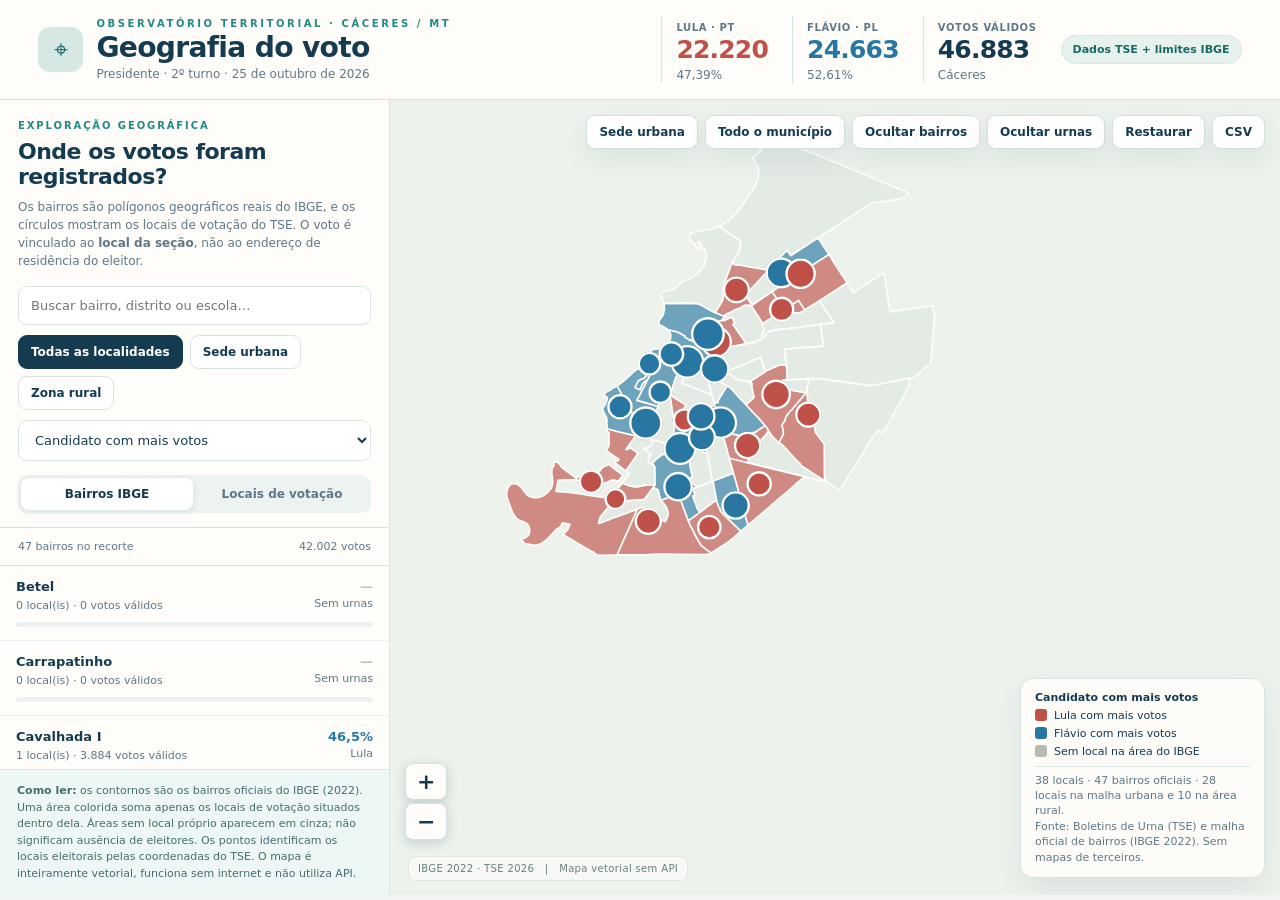
<file: eleicoes-2026/index.html>
<!doctype html>
<html lang="pt-BR">
<head>
<meta charset="UTF-8"/>
<meta name="viewport" content="width=device-width,initial-scale=1"/>
<meta name="description" content="Mapa eleitoral de Cáceres, 2º turno presidencial de 2026. Votos por locais reais de votação e bairros da malha IBGE 2022."/>
<title>Cáceres · Geografia do Voto | 2º turno 2026</title>
<style>
:root{--ink:#153b51;--muted:#5e7888;--bg:#f3f5f2;--white:#fffdf9;--border:#d9e3e2;--red:#bf5148;--blue:#2877a3;--teal:#238a83;--gray:#abb9bd;--shadow:0 10px 28px rgba(18,54,70,.08)}
*{box-sizing:border-box}html,body{height:100%;margin:0}body{font-family:"Segoe UI",Inter,system-ui,Arial,sans-serif;color:var(--ink);background:var(--bg)}button,input,select{font:inherit}
.top{background:var(--white);border-bottom:1px solid var(--border);padding:16px clamp(16px,3vw,42px);display:flex;align-items:center;gap:20px;justify-content:space-between;flex-wrap:wrap}
.brand{display:flex;align-items:center;gap:13px}.brandmark{background:#d5e8e4;border-radius:12px;width:45px;height:45px;display:grid;place-items:center;color:#136b69;font-size:25px}.eyebrow{font-size:10px;letter-spacing:2.6px;font-weight:850;color:var(--teal);text-transform:uppercase}.brand h1{font-size:clamp(21px,2.2vw,31px);line-height:1.05;letter-spacing:-.7px;margin:4px 0}.sub{color:var(--muted);font-size:12px}
.hero{display:flex;align-items:center;gap:10px;flex-wrap:wrap}
.kpi{border-left:1px solid var(--border);padding:0 14px}.kpi strong{display:block;font-size:25px;letter-spacing:-.8px}.kpi small{color:var(--muted);font-size:10px;font-weight:750;letter-spacing:.6px}.kpi.red strong{color:var(--red)}.kpi.blue strong{color:var(--blue)}
.chip{background:#e7f2ef;border:1px solid #d1e9e2;color:#176b64;padding:7px 11px;border-radius:30px;font-size:11px;font-weight:800}
.layout{display:grid;grid-template-columns:minmax(330px,390px) minmax(0,1fr);height:calc(100dvh - 105px);min-height:560px}
.side{background:var(--white);border-right:1px solid var(--border);display:flex;flex-direction:column;min-height:0;z-index:601}
.controls{padding:20px 18px 14px;border-bottom:1px solid var(--border)}
.sectionlabel{font-size:10px;letter-spacing:1.9px;color:var(--teal);font-weight:900;text-transform:uppercase;margin-bottom:8px}
.controls h2{margin:0 0 9px;font-size:22px;letter-spacing:-.5px}
.controls p{color:var(--muted);font-size:12px;line-height:1.5;margin:0 0 16px}
.input{padding:11px 12px;border:1px solid var(--border);border-radius:9px;background:#fff;width:100%;outline-color:var(--teal);color:var(--ink);font-size:13px}
.options{display:flex;gap:7px;margin-top:10px;flex-wrap:wrap}
.btn{border:1px solid var(--border);border-radius:9px;background:#fff;cursor:pointer;padding:9px 12px;font-size:12px;color:var(--ink);font-weight:700;transition:.15s}
.btn:hover{background:#eef5f3}.btn.active{background:var(--ink);color:#fff;border-color:var(--ink)}.btn:focus-visible{outline:2px solid var(--teal)}
select.input{appearance:auto;margin-top:10px}
.tabrow{display:grid;grid-template-columns:1fr 1fr;margin-top:14px;padding:3px;border-radius:10px;background:#edf3f1;gap:3px}
.tabrow button{background:transparent;border:0;padding:9px 2px;font-size:12px;cursor:pointer;border-radius:8px;font-weight:800;color:var(--muted)}
.tabrow button.active{background:#fff;box-shadow:0 2px 8px #1848591a;color:var(--ink)}
.listhead{display:flex;justify-content:space-between;gap:8px;align-items:center;padding:12px 18px;font-size:11px;color:var(--muted);border-bottom:1px solid var(--border)}
#results{overflow:auto;flex:1;overscroll-behavior:contain;min-height:100px}
.item{width:100%;padding:13px 16px;border:0;border-bottom:1px solid #edf0f0;background:transparent;text-align:left;cursor:pointer;display:block;color:var(--ink)}
.item:hover,.item:focus-visible{background:#ecf4f2;outline:0}.itemtop{display:flex;justify-content:space-between;align-items:flex-start;gap:10px}
.itemtitle{font-weight:800;font-size:13px;line-height:1.3}.meta{font-size:11px;color:var(--muted);margin-top:3px}
.pct{font-size:13px;font-weight:900;font-variant-numeric:tabular-nums;white-space:nowrap}
.meter{height:5px;background:#edf1f2;display:flex;border-radius:7px;overflow:hidden;margin-top:10px}.meter .left{background:var(--red)}.meter .right{background:var(--blue)}
.notebox{padding:13px 17px;background:#edf7f5;font-size:11px;color:#456d70;line-height:1.5;border-top:1px solid var(--border)}
.mapbox{position:relative;min-height:0}#map{height:100%;width:100%;background:#e0e8e4}
.mapui{position:absolute;top:15px;right:15px;z-index:501;display:flex;gap:7px;flex-wrap:wrap;justify-content:flex-end;max-width:calc(100% - 60px)}
.mapui .btn{background:#fff;box-shadow:var(--shadow);padding:9px 12px}
.maplegend{position:absolute;bottom:21px;right:15px;z-index:501;background:rgba(255,253,249,.96);border:1px solid var(--border);border-radius:13px;padding:12px 14px;box-shadow:var(--shadow);font-size:11px;max-width:260px}
.legendline{display:flex;gap:7px;align-items:center;margin:5px 0}.swatch{width:12px;height:12px;border-radius:3px;display:inline-block;flex:0 0 12px}
.legendhint{border-top:1px solid var(--border);padding-top:6px;margin-top:8px;color:var(--muted);line-height:1.4}
.leaflet-popup-content-wrapper{border-radius:13px;box-shadow:0 12px 38px #123d5040}.leaflet-popup-content{margin:14px;width:260px!important;font-family:inherit}
.pophead{font-size:10px;color:var(--teal);font-weight:850;letter-spacing:1.3px;text-transform:uppercase}.poptitle{font-size:16px;line-height:1.25;font-weight:900;margin:5px 0 4px}.popmeta{font-size:11px;line-height:1.5;color:var(--muted)}
.popgrid{display:grid;grid-template-columns:1fr 1fr;gap:8px;margin:12px 0}
.popstat{background:#f2f6f6;border-radius:9px;padding:9px}.popstat b{font-size:17px;display:block}.popstat span{font-size:10px;color:var(--muted)}
.popfoot{border-top:1px solid var(--border);padding-top:8px;font-size:11px;color:var(--muted);line-height:1.5}
.point-label{background:rgba(255,253,249,.94);border:1px solid #d8e4e0;border-radius:5px;color:#174d5a;font-size:10px;font-weight:800;padding:3px 5px;box-shadow:0 1px 3px #0001;white-space:nowrap}
.a11y{position:absolute;left:-9999px}
@media(max-width:940px){.layout{grid-template-columns:minmax(280px,35%) minmax(0,1fr)}.kpi strong{font-size:21px}.brand h1{font-size:22px}.top{padding:13px 18px}}
@media(max-width:690px){body{height:auto}.top{gap:12px}.layout{display:flex;flex-direction:column;height:auto}.mapbox{height:58dvh;min-height:390px;order:0}.side{order:1;min-height:unset}.hero{width:100%;gap:3px}.kpi{padding:0 8px}.kpi strong{font-size:21px}.top{padding:12px 14px}.chip{margin-left:auto}.controls{padding:16px}.notebox{order:3}#results{max-height:60dvh}.mapui{top:8px;right:8px;gap:5px}.mapui .btn{padding:8px;font-size:11px}.maplegend{bottom:15px;right:8px;padding:9px;font-size:10px}}

/* Mapas 100% vetoriais, embutidos no arquivo, sem requisições de tiles, chave ou API */
.mapbox{overflow:hidden;background:#edf2ec}
#map{position:absolute;inset:0;height:100%;width:100%;overflow:hidden;cursor:grab;touch-action:none;background:#edf2ec}
#map:active{cursor:grabbing}
#map svg{width:100%;height:100%;display:block;background:#edf2ec}
.mapstamp{position:absolute;bottom:14px;left:18px;color:#678080;font-size:10px;letter-spacing:.35px;z-index:2;pointer-events:none;background:#f8faf6df;border:1px solid #e0e7df;padding:6px 9px;border-radius:7px}
.maplegend{bottom:17px}.mapui{z-index:4}.mapui .btn{border-color:#d5e0dc}
#map .bairro-shape{stroke:#fffdfb;stroke-width:1.6;vector-effect:non-scaling-stroke;stroke-linejoin:round;transition:fill .14s, fill-opacity .14s;outline:none;cursor:pointer}
#map .bairro-shape:hover,#map .bairro-shape:focus-visible{stroke:#174b5a;stroke-width:2.6;fill-opacity:.88;filter:drop-shadow(0 0 1.4px #26424b44)}
#map .site-point{stroke:#fff;stroke-width:2.4;vector-effect:non-scaling-stroke;cursor:pointer;outline:none;filter:drop-shadow(0 1px 2px #0b2d3866)}
#map .site-point:hover,#map .site-point:focus-visible{stroke:#123f54;stroke-width:3.3;filter:drop-shadow(0 1px 4px #163e5677)}
#map .rural-label{font:700 12px 'Segoe UI',Arial,sans-serif;paint-order:stroke;stroke:#edf2ec;stroke-width:3px;stroke-linejoin:round;fill:#44646b;text-anchor:middle;pointer-events:none;letter-spacing:.3px}
.maptip{position:absolute;z-index:8;pointer-events:none;max-width:250px;padding:7px 10px;background:#fffdf9f2;color:#153b51;border:1px solid #d8e4e0;box-shadow:0 7px 25px #153b511f;border-radius:9px;font-size:12px;font-weight:700}
.detailPanel{position:absolute;z-index:6;left:18px;top:66px;width:min(335px,calc(100% - 36px));background:#fffefa;border:1px solid #d5e1dd;box-shadow:0 14px 45px #244c4e2c;border-radius:13px;padding:17px 17px 15px;max-height:calc(100% - 140px);overflow:auto}
.detailPanel .detailclose{position:absolute;right:9px;top:8px;border:0;background:#e8eeea;padding:5px 9px;border-radius:7px;cursor:pointer;font-size:17px;color:#254554}
.detailPanel .pophead{font-size:10px;color:#238a83;font-weight:800;letter-spacing:1px;text-transform:uppercase}
.detailPanel .poptitle{font-size:18px;font-weight:850;letter-spacing:-.4px;line-height:1.3;margin:7px 15px 5px 0}
.detailPanel .popmeta{color:#587583;font-size:11px;line-height:1.6}
.detailPanel .popgrid{display:grid;grid-template-columns:1fr 1fr;gap:9px;margin:13px 0}
.detailPanel .popstat{border-radius:9px;background:#f1f5f2;padding:10px}
.detailPanel .popstat b{display:block;font-size:20px;font-variant-numeric:tabular-nums}
.detailPanel .popstat span{display:block;font-size:11px;color:#667f84;margin-top:3px}
.detailPanel .popfoot{border-top:1px solid #e6edeb;padding-top:9px;color:#557581;font-size:11px;line-height:1.5}
.maplegend{max-width:245px}
@media(max-width:690px){#map{position:absolute}.mapstamp{font-size:9px;bottom:12px;left:10px}.detailPanel{left:9px;top:60px;width:min(315px,calc(100% - 18px));max-height:calc(100% - 120px)}.maplegend{bottom:12px;right:8px;max-width:190px}}
.mapzoom{position:absolute;z-index:5;bottom:55px;left:15px;display:flex;flex-direction:column;gap:3px}.mapzoom button{background:#fffdf9;border:1px solid #d5e1dd;border-radius:8px;box-shadow:0 3px 12px #183f5030;padding:5px 11px;cursor:pointer;color:#143b51;font-size:22px;font-weight:650}.mapzoom button:hover{background:#ecf4f2}
</style>
</head>
<body>
<header class="top">
<div class="brand"><div class="brandmark" aria-hidden="true">⌖</div><div><div class="eyebrow">Observatório territorial · Cáceres / MT</div><h1>Geografia do voto</h1><div class="sub">Presidente · 2º turno · 25 de outubro de 2026</div></div></div>
<div class="hero" aria-label="Resultado municipal">
<div class="kpi red"><small>LULA · PT</small><strong>22.220</strong><span class="sub">47,39%</span></div>
<div class="kpi blue"><small>FLÁVIO · PL</small><strong>24.663</strong><span class="sub">52,61%</span></div>
<div class="kpi"><small>VOTOS VÁLIDOS</small><strong>46.883</strong><span class="sub">Cáceres</span></div>
<span class="chip">Dados TSE + limites IBGE</span>
</div></header>
<div class="layout">
<aside class="side">
<div class="controls">
<div class="sectionlabel">Exploração geográfica</div><h2>Onde os votos foram registrados?</h2>
<p>Os bairros são polígonos geográficos reais do IBGE, e os círculos mostram os locais de votação do TSE. O voto é vinculado ao <strong>local da seção</strong>, não ao endereço de residência do eleitor.</p>
<input class="input" id="search" type="search" aria-label="Buscar bairro ou escola" placeholder="Buscar bairro, distrito ou escola…"/>
<div class="options"><button class="btn active" id="allFilter" type="button">Todas as localidades</button><button class="btn" id="urbanFilter" type="button">Sede urbana</button><button class="btn" id="ruralFilter" type="button">Zona rural</button></div>
<select class="input" id="metric" aria-label="Variável do mapa">
<option value="winner">Candidato com mais votos</option>
<option value="lula">Percentual de Lula</option>
<option value="flavio">Percentual de Flávio Bolsonaro</option>
<option value="close">Disputa mais equilibrada</option>
</select>
<div class="tabrow" role="group" aria-label="Unidade de visualização"><button type="button" class="active" id="tabBairros">Bairros IBGE</button><button type="button" id="tabLocais">Locais de votação</button></div>
</div>
<div class="listhead"><span id="count">Carregando…</span><span id="sumFiltered"></span></div>
<div id="results" aria-live="polite"></div>
<div class="notebox"><strong>Como ler:</strong> os contornos são os bairros oficiais do IBGE (2022). Uma área colorida soma apenas os locais de votação situados dentro dela. Áreas sem local próprio aparecem em cinza; não significam ausência de eleitores. Os pontos identificam os locais eleitorais pelas coordenadas do TSE. O mapa é inteiramente vetorial, funciona sem internet e não utiliza API.</div>
</aside>
<main class="mapbox">
<div id="map" role="application" aria-label="Mapa vetorial geográfico de Cáceres, com limites reais dos bairros e locais de votação"></div><div class="mapstamp">IBGE 2022 · TSE 2026 &nbsp; | &nbsp; Mapa vetorial sem API</div><div id="maptip" class="maptip" hidden></div><div id="detailPanel" class="detailPanel" hidden></div>
<div class="mapzoom"><button type="button" id="zoomIn" title="Aproximar" aria-label="Aproximar">+</button><button type="button" id="zoomOut" title="Afastar" aria-label="Afastar">−</button></div><div class="mapui">
<button class="btn" type="button" id="zoomCity">Sede urbana</button>
<button class="btn" type="button" id="zoomAll">Todo o município</button>
<button class="btn" type="button" id="toggleAreas">Ocultar bairros</button>
<button class="btn" type="button" id="togglePoints">Ocultar urnas</button>
<button class="btn" type="button" id="resetMap">Restaurar</button>
<button class="btn" type="button" id="saveCsv">CSV</button>
</div>
<div class="maplegend"><strong id="legendTitle">Votação por localidade</strong>
<div class="legendline"><span class="swatch" style="background:var(--red)"></span>Lula com mais votos</div>
<div class="legendline"><span class="swatch" style="background:var(--blue)"></span>Flávio com mais votos</div>
<div class="legendline"><span class="swatch" style="background:#b8b9b3"></span>Sem local na área do IBGE</div>
<div class="legendhint"><span id="legendCoverage">Carregando…</span><div>Fonte: Boletins de Urna (TSE) e malha oficial de bairros (IBGE 2022). Sem mapas de terceiros.</div></div>
</div>
</main>
</div>
<script>
"use strict";
const POINTS=[{"bairro_tse":"AGROVILA NOVA ESPERANÇA (ZONA RURAL)","local":"ESCOLA ESTADUAL DOZE DE OUTUBRO","endereco":"BR 070 (ACESSO À BOLÍVIA), AGROVILA NOVA ESPERANÇA","lat":-16.29798246,"lon":-58.19079944,"nr_local_votacao":"2119","secoes":3,"v13":249,"v22":294,"bairro_ibge":null,"locais":1},{"bairro_tse":"ASSENTAMENTO LIMOEIRO (ZONA RURAL)","local":"ESCOLA MUNICIPAL LIMOEIRO (PAULO FREIRE EXTENSÃO II)","endereco":"ASSENTAMENTO LIMOEIRO","lat":-16.378596,"lon":-57.228557,"nr_local_votacao":"2151","secoes":1,"v13":67,"v22":82,"bairro_ibge":null,"locais":1},{"bairro_tse":"ASSENTAMENTO NOVA CONQUISTA (ZONA RURAL)","local":"ESCOLA MUNICIPAL PAULO FREIRE","endereco":"ASSENTAMENTO NOVA CONQUISTA (ANTIGA PAIOL)","lat":-16.27550194,"lon":-57.40991148,"nr_local_votacao":"1740","secoes":2,"v13":195,"v22":177,"bairro_ibge":null,"locais":1},{"bairro_tse":"CAVALHADA I","local":"ESCOLA ESTADUAL DOUTOR JOSÉ RODRIGUES FONTES","endereco":"RUA SÃO PEDRO, S/N","lat":-16.06512916,"lon":-57.67697701,"nr_local_votacao":"1112","secoes":8,"v13":1170,"v22":988,"bairro_ibge":"Cavalhada II","locais":1},{"bairro_tse":"CAVALHADA I","local":"UNIVERSIDADE ESTADUAL DE MATO GROSSO (UNEMAT)","endereco":"AVENIDA SÃO JOÃO, S/N","lat":-16.06315602,"lon":-57.6791462,"nr_local_votacao":"2178","secoes":18,"v13":1807,"v22":2077,"bairro_ibge":"Cavalhada I","locais":1},{"bairro_tse":"CENTRO","local":"ESCOLA ESTADUAL ONZE DE MARÇO (CEOM)","endereco":"RUA TIRADENTES, 732","lat":-16.07003252,"lon":-57.68442927,"nr_local_votacao":"1015","secoes":16,"v13":1095,"v22":1903,"bairro_ibge":"Centro","locais":1},{"bairro_tse":"CENTRO","local":"ESCOLA MUNICIPAL DUQUE DE CAXIAS","endereco":"PRAÇA DUQUE DE CAXIAS, 153","lat":-16.06811274,"lon":-57.68853829,"nr_local_votacao":"1023","secoes":4,"v13":309,"v22":586,"bairro_ibge":"Centro","locais":1},{"bairro_tse":"CIDADE ALTA","local":"ESCOLA ESTADUAL PROFESSOR DEMÉTRIO COSTA PEREIRA","endereco":"RUA DOS COLIBRIS, S/N","lat":-16.07178824,"lon":-57.67739974,"nr_local_votacao":"1058","secoes":7,"v13":857,"v22":864,"bairro_ibge":"Cidade Alta","locais":1},{"bairro_tse":"CLARINÓPOLIS (ZONA RURAL)","local":"ESCOLA MUNICIPAL CLARINÓPOLIS","endereco":"RODOVIA MT 388, KM 06, LOCALIDADE DE CLARINÓPOLIS","lat":-16.144027,"lon":-58.088845,"nr_local_votacao":"1961","secoes":2,"v13":118,"v22":230,"bairro_ibge":null,"locais":1},{"bairro_tse":"COHAB NOVA","local":"ESCOLA ESTADUAL CÍVICO-MILITAR ANA MARIA DAS GRAÇAS SOUZA NORONHA","endereco":"RUA DOS MONTEIROS, SN","lat":-16.04803906,"lon":-57.6603415,"nr_local_votacao":"1147","secoes":8,"v13":887,"v22":1179,"bairro_ibge":"Cohab Nova","locais":1},{"bairro_tse":"DISTRITO DE HORIZONTE D'OESTE (ZONA RURAL)","local":"ESCOLA MUNICIPAL UNIÃO","endereco":"RUA SÃO JOÃO, S/N, DISTRITO DE HORIZONTE D'OESTE","lat":-15.842433,"lon":-58.046266,"nr_local_votacao":"1813","secoes":2,"v13":118,"v22":223,"bairro_ibge":null,"locais":1},{"bairro_tse":"DISTRITO DE SANTO ANTÔNIO DO CARAMUJO (ZONA RURAL)","local":"ESCOLA MUNICIPAL SANTO ANTÔNIO DO CARAMUJO (ZONA RURAL)","endereco":"RUA PRINCIPAL, S/N","lat":-15.844977,"lon":-57.862023,"nr_local_votacao":"2283","secoes":7,"v13":475,"v22":948,"bairro_ibge":null,"locais":1},{"bairro_tse":"DISTRITO DE VILA APARECIDA (ZONA RURAL)","local":"ESCOLA MUNICIPAL BURITI","endereco":"DISTRITO DE VILA APARECIDA","lat":-15.789938,"lon":-57.422396,"nr_local_votacao":"1198","secoes":3,"v13":323,"v22":285,"bairro_ibge":null,"locais":1},{"bairro_tse":"DISTRITO NOVA CÁCERES (ZONA RURAL)","local":"ESCOLA MUNICIPAL DEZESSEIS DE MARÇO","endereco":"BR070, KM 663, DISTRITO NOVA CÁCERES","lat":-16.08690546,"lon":-57.28843171,"nr_local_votacao":"1694","secoes":3,"v13":361,"v22":292,"bairro_ibge":null,"locais":1},{"bairro_tse":"DNER","local":"ESCOLA ESTADUAL DOUTOR LEOPOLDO AMBRÓSIO FILHO","endereco":"RUA DOS CAJUEIROS, SN","lat":-16.07808843,"lon":-57.66159998,"nr_local_votacao":"1163","secoes":8,"v13":1034,"v22":719,"bairro_ibge":"Dner","locais":1},{"bairro_tse":"GARCÊS","local":"ESCOLA MUNICIPAL GARCÊS","endereco":"RUA RADIAL I","lat":-16.10394025,"lon":-57.70292664,"nr_local_votacao":"2062","secoes":2,"v13":237,"v22":112,"bairro_ibge":"Garcez","locais":1},{"bairro_tse":"JARDIM CELESTE","local":"ESCOLA TÉCNICA DE EDUCAÇÃO PROFISSIONAL E TECNOLÓGICA DE CÁCERES","endereco":"AVENIDA GETÚLIO VARGAS, 996","lat":-16.0850471,"lon":-57.67585437,"nr_local_votacao":"2240","secoes":10,"v13":986,"v22":1618,"bairro_ibge":"Jardim Celeste","locais":1},{"bairro_tse":"JARDIM CIDADE NOVA","local":"CENTRO UNIVERSITÁRIO ESTÁCIO DO PANTANAL (FAPAN)","endereco":"AVENIDA SÃO LUIZ, 2522","lat":-16.0914393,"lon":-57.68633141,"nr_local_votacao":"2275","secoes":12,"v13":1282,"v22":1430,"bairro_ibge":"Junco","locais":1},{"bairro_tse":"JARDIM DAS OLIVEIRAS","local":"ESCOLA MUNICIPAL PROFESSOR EDUARDO BENEVIDES LINDOTE","endereco":"AV. BARCELONA, S/N","lat":-16.09964096,"lon":-57.70919673,"nr_local_votacao":"2097","secoes":3,"v13":447,"v22":263,"bairro_ibge":"Jardim Imperial","locais":1},{"bairro_tse":"JARDIM GUANABARA","local":"ESCOLA MUNICIPAL GUANABARA","endereco":"RUA DOS CAJAZEIROS, SN","lat":-16.09070408,"lon":-57.66892711,"nr_local_votacao":"1678","secoes":5,"v13":718,"v22":503,"bairro_ibge":"Jardim Guanabara","locais":1},{"bairro_tse":"JARDIM PADRE PAULO","local":"ESCOLA ESTADUAL DESEMBARGADOR GABRIEL PINTO DE ARRUDA","endereco":"AVENIDA TANCREDO NEVES, SN","lat":-16.04826187,"lon":-57.65529514,"nr_local_votacao":"1155","secoes":8,"v13":1020,"v22":916,"bairro_ibge":"Jardim Padre Paulo","locais":1},{"bairro_tse":"JARDIM PARAÍSO","local":"ESCOLA MUNICIPAL JARDIM PARAÍSO","endereco":"RUA 31 DE MARCO","lat":-16.08112796,"lon":-57.7017587,"nr_local_votacao":"2020","secoes":3,"v13":398,"v22":432,"bairro_ibge":"Jardim Paraíso","locais":1},{"bairro_tse":"JUNCO","local":"ESCOLA ESTADUAL CÍVICO-MILITAR FREI AMBRÓSIO","endereco":"AV NOSSA SENHORA DO CARMO","lat":-16.10088696,"lon":-57.68682071,"nr_local_votacao":"1783","secoes":7,"v13":796,"v22":925,"bairro_ibge":"Junco","locais":1},{"bairro_tse":"LARANJEIRA 1 (ZONA RURAL)","local":"ESCOLA MUNICIPAL LARANJEIRA","endereco":"ASSENTAMENTO LARANJEIRA I","lat":-16.567852,"lon":-57.561323,"nr_local_votacao":"1732","secoes":1,"v13":137,"v22":115,"bairro_ibge":null,"locais":1},{"bairro_tse":"MARACANÃZINHO","local":"ESCOLA MUNICIPAL BUSCANDO O SABER (PROSOL)","endereco":"RUA MEMBECA, S/N","lat":-16.08440222,"lon":-57.68516695,"nr_local_votacao":"1660","secoes":3,"v13":276,"v22":265,"bairro_ibge":"Maracanãzinho","locais":1},{"bairro_tse":"MARAJOARA","local":"ESCOLA MUNICIPAL PROFESSORA ISABEL CAMPOS","endereco":"TRAVESSA DOS ATLETAS   S/N","lat":-16.08868254,"lon":-57.68067588,"nr_local_votacao":"1880","secoes":7,"v13":612,"v22":750,"bairro_ibge":"Jardim Marajoara","locais":1},{"bairro_tse":"PARQUE NOVA ERA","local":"ESCOLA MUNICIPAL PROFESSORA ERENICE SIMÃO ALVARENGA","endereco":"RUA DOS FREIRES, S/N","lat":-16.10018964,"lon":-57.66596792,"nr_local_votacao":"1996","secoes":4,"v13":568,"v22":275,"bairro_ibge":"Nova Era","locais":1},{"bairro_tse":"PORTO DO LIMÃO (ZONA RURAL)","local":"ESCOLA MUNICIPAL SANTA CATARINA","endereco":"BR 070 (TRECHO DE ACESSO À BOLÍVIA), COMUNIDADE DO PORTO DO LIMÃO","lat":-16.144583,"lon":-58.00279,"nr_local_votacao":"1791","secoes":1,"v13":87,"v22":105,"bairro_ibge":null,"locais":1},{"bairro_tse":"SANTA CRUZ","local":"ESCOLA ESTADUAL MILTON MARQUES CURVO","endereco":"RUA BOLÍVIA, S/N","lat":-16.07753933,"lon":-57.69138148,"nr_local_votacao":"2160","secoes":3,"v13":213,"v22":358,"bairro_ibge":"Centro","locais":1},{"bairro_tse":"SANTA IZABEL","local":"ESCOLA MUNICIPAL DOM MÁXIMO BIENNÉS","endereco":"AVENIDA TALHAMARES, S/N","lat":-16.08347399,"lon":-57.68089329,"nr_local_votacao":"1767","secoes":6,"v13":575,"v22":953,"bairro_ibge":"Santa Izabel","locais":1},{"bairro_tse":"SANTO ANTÔNIO","local":"ESCOLA MUNICIPAL NOVO ORIENTE","endereco":"RUA PIRIZAL  S/N","lat":-16.11087779,"lon":-57.678789,"nr_local_votacao":"2003","secoes":4,"v13":389,"v22":318,"bairro_ibge":"Santo Antônio","locais":1},{"bairro_tse":"SANTOS DUMONT","local":"ESCOLA MUNICIPAL SANTOS DUMONT","endereco":"AVENIDA DOS AVIADORES, S/N","lat":-16.083079,"lon":-57.65331236,"nr_local_votacao":"2186","secoes":4,"v13":585,"v22":401,"bairro_ibge":"Santos Dumont","locais":1},{"bairro_tse":"SÃO LUIZ","local":"ESCOLA ESTADUAL CÍVICO-MILITAR SENADOR MÁRIO MOTTA","endereco":"RUA DR.AMBROSIO FILHO   S/N","lat":-16.08515429,"lon":-57.69512058,"nr_local_votacao":"1775","secoes":13,"v13":1211,"v22":1535,"bairro_ibge":"Jardim São Luiz da Ponte","locais":1},{"bairro_tse":"SÃO MIGUEL","local":"INSTITUTO EDUCACIONAL DE CÁCERES (IEC)","endereco":"RUA BOM JARDIM, 49","lat":-16.070478,"lon":-57.69417142,"nr_local_votacao":"2267","secoes":3,"v13":200,"v22":377,"bairro_ibge":"São Miguel","locais":1},{"bairro_tse":"VILA IRENE","local":"ESCOLA MUNICIPAL VILA IRENE","endereco":"RUA SANTA LUZIA, S/N","lat":-16.05225727,"lon":-57.67180011,"nr_local_votacao":"1619","secoes":4,"v13":621,"v22":492,"bairro_ibge":"Vila Irene","locais":1},{"bairro_tse":"VILA NOVA","local":"ESCOLA MUNICIPAL TANCREDO NEVES","endereco":"RUA PAULINO A. DE OLIVEIRA, SN","lat":-16.05706058,"lon":-57.66018048,"nr_local_votacao":"1627","secoes":3,"v13":507,"v22":341,"bairro_ibge":"Vila Nova","locais":1},{"bairro_tse":"VILA REAL","local":"ESCOLA MUNICIPAL VILA REAL","endereco":"RUA SUICA   S/N","lat":-16.10943907,"lon":-57.69447185,"nr_local_votacao":"1937","secoes":5,"v13":612,"v22":568,"bairro_ibge":"Vila Real","locais":1},{"bairro_tse":"VITÓRIA RÉGIA","local":"ESCOLA MUNICIPAL VITÓRIA RÉGIA","endereco":"RUA C, S/N","lat":-16.10553425,"lon":-57.67200351,"nr_local_votacao":"1686","secoes":6,"v13":678,"v22":764,"bairro_ibge":"Vitória Régia","locais":1}];
const BAIRROS={"type":"FeatureCollection","features":[{"type":"Feature","properties":{"bairro":"São Lourenço","codigo":"5102504033","v13":0,"v22":0,"locais":0,"nomesLocais":[]},"geometry":{"type":"Polygon","coordinates":[[[-57.68914289999998,-16.090257599999973],[-57.689002399999936,-16.092029499999967],[-57.689027099999976,-16.092499999999973],[-57.68918709999997,-16.093151399999954],[-57.69023309999994,-16.093039499999975],[-57.69048449999997,-16.09295499999996],[-57.69068979999997,-16.092839399999946],[-57.692463499999974,-16.09412709999998],[-57.692942899999935,-16.094589199999973],[-57.69347979999998,-16.09525489999993],[-57.694613199999935,-16.09480979999995],[-57.694142399999976,-16.093723099999977],[-57.69435299999998,-16.09347699999995],[-57.69380179999996,-16.092743499999926],[-57.69576779999994,-16.09146489999995],[-57.69556769999997,-16.09147919999998],[-57.695120299999985,-16.091406199999938],[-57.69458649999996,-16.091205299999956],[-57.69399869999995,-16.09090299999997],[-57.693588799999986,-16.090459899999928],[-57.69338449999998,-16.08931999999993],[-57.68914289999998,-16.090257599999973]]]}},{"type":"Feature","properties":{"bairro":"Junco","codigo":"5102504026","v13":2078,"v22":2355,"locais":2,"nomesLocais":["CENTRO UNIVERSITÁRIO ESTÁCIO DO PANTANAL (FAPAN)","ESCOLA ESTADUAL CÍVICO-MILITAR FREI AMBRÓSIO"]},"geometry":{"type":"Polygon","coordinates":[[[-57.68581439999997,-16.10516569999993],[-57.68610309999997,-16.10434299999997],[-57.686530999999945,-16.102611499999966],[-57.69119489999997,-16.104264499999942],[-57.69169449999998,-16.10290759999998],[-57.691953799999965,-16.101690599999927],[-57.693239999999946,-16.10106589999998],[-57.69267999999994,-16.10034719999993],[-57.69278979999996,-16.09990019999998],[-57.69283269999994,-16.09601239999995],[-57.69315869999997,-16.095516499999974],[-57.69332339999994,-16.09533629999993],[-57.69347979999998,-16.09525489999993],[-57.692942899999935,-16.094589199999973],[-57.692463499999974,-16.09412709999998],[-57.69068979999997,-16.092839399999946],[-57.69048449999997,-16.09295499999996],[-57.69023309999994,-16.093039499999975],[-57.68918709999997,-16.093151399999954],[-57.689027099999976,-16.092499999999973],[-57.689002399999936,-16.092029499999967],[-57.68914289999998,-16.090257599999973],[-57.68426159999996,-16.091386099999966],[-57.684513899999956,-16.09226579999995],[-57.68437419999998,-16.092394699999943],[-57.68406219999997,-16.09370999999993],[-57.68310889999998,-16.098697999999956],[-57.68418319999995,-16.098875499999963],[-57.68398039999994,-16.099102999999957],[-57.68200909999996,-16.100954499999943],[-57.68288809999996,-16.101331199999947],[-57.68303369999995,-16.101361699999927],[-57.68241649999993,-16.102967499999977],[-57.68303119999996,-16.103156399999932],[-57.68184699999995,-16.10628639999993],[-57.68159499999996,-16.106667199999947],[-57.681156199999975,-16.107217899999966],[-57.68409249999996,-16.109275999999966],[-57.684239899999966,-16.109216599999968],[-57.68581439999997,-16.10516569999993]]]}},{"type":"Feature","properties":{"bairro":"Cidade Alta","codigo":"5102504009","v13":857,"v22":864,"locais":1,"nomesLocais":["ESCOLA ESTADUAL PROFESSOR DEMÉTRIO COSTA PEREIRA"]},"geometry":{"type":"Polygon","coordinates":[[[-57.67525559999996,-16.07076059999997],[-57.675801999999976,-16.071291499999973],[-57.67603809999997,-16.071851399999957],[-57.676806399999975,-16.07222029999997],[-57.677215099999955,-16.07251679999996],[-57.67587729999997,-16.07398059999997],[-57.676176699999985,-16.074932699999977],[-57.67786789999997,-16.074025699999936],[-57.67848189999995,-16.073726199999953],[-57.67988419999995,-16.072621099999935],[-57.67965979999997,-16.07226529999997],[-57.67818289999997,-16.070361399999967],[-57.67755459999995,-16.06910149999993],[-57.676333099999965,-16.06956669999994],[-57.675922199999945,-16.06988659999996],[-57.67525559999996,-16.07076059999997]]]}},{"type":"Feature","properties":{"bairro":"Residencial Aroldo Fanaia","codigo":"5102504047","v13":0,"v22":0,"locais":0,"nomesLocais":[]},"geometry":{"type":"Polygon","coordinates":[[[-57.65203909999997,-16.098936599999945],[-57.66802409999997,-16.095181899999943],[-57.66849719999993,-16.095086599999945],[-57.66860669999994,-16.09508909999994],[-57.66901169999994,-16.093768199999943],[-57.66898029999999,-16.093618799999945],[-57.66847549999994,-16.09226179999996],[-57.668365499999936,-16.092209199999957],[-57.66618459999995,-16.09013129999994],[-57.665454299999965,-16.08933959999996],[-57.66546889999995,-16.089313699999934],[-57.66460569999998,-16.088413899999978],[-57.66413749999998,-16.087876299999948],[-57.66354709999996,-16.08707229999993],[-57.66322539999999,-16.087553999999955],[-57.662768599999936,-16.08814659999996],[-57.66182619999995,-16.089148999999964],[-57.66126399999996,-16.089670099999978],[-57.66082249999994,-16.089945299999954],[-57.65988009999995,-16.090668499999936],[-57.659036999999955,-16.09150879999993],[-57.65737119999994,-16.093289099999936],[-57.65564539999997,-16.09498469999994],[-57.65509549999996,-16.095649899999955],[-57.654097099999944,-16.09632149999993],[-57.64875379999995,-16.099657899999954],[-57.649879099999964,-16.09943499999997],[-57.65203909999997,-16.098936599999945]]]}},{"type":"Feature","properties":{"bairro":"Jardim Panorama","codigo":"5102504045","v13":0,"v22":0,"locais":0,"nomesLocais":[]},"geometry":{"type":"Polygon","coordinates":[[[-57.69119489999997,-16.104264499999942],[-57.69117659999995,-16.104257899999936],[-57.69016199999999,-16.105428899999936],[-57.68990549999995,-16.10576949999995],[-57.689558199999965,-16.10659789999994],[-57.689372299999945,-16.107538699999964],[-57.689364499999954,-16.10784529999995],[-57.689616299999955,-16.108511499999963],[-57.69009489999996,-16.109540599999946],[-57.69485679999997,-16.10762269999998],[-57.695971499999985,-16.10720159999994],[-57.69552689999995,-16.106138899999962],[-57.69602199999997,-16.105986299999927],[-57.696955199999934,-16.106342499999982],[-57.70194139999995,-16.108114299999954],[-57.70389989999995,-16.108768599999962],[-57.70452329999995,-16.10902059999995],[-57.706964899999946,-16.10989369999993],[-57.70729359999996,-16.10995509999998],[-57.70697379999996,-16.108706299999938],[-57.70677649999993,-16.108282299999928],[-57.70527729999998,-16.106521699999973],[-57.70458759999997,-16.10584599999993],[-57.70335339999997,-16.10449589999996],[-57.70308209999996,-16.10450009999994],[-57.69655439999997,-16.104102199999943],[-57.69577629999998,-16.104075699999953],[-57.69555079999998,-16.104102199999943],[-57.693239999999946,-16.10106589999998],[-57.691953799999965,-16.101690599999927],[-57.69169449999998,-16.10290759999998],[-57.69119489999997,-16.104264499999942]]]}},{"type":"Feature","properties":{"bairro":"Garcez","codigo":"5102504029","v13":237,"v22":112,"locais":1,"nomesLocais":["ESCOLA MUNICIPAL GARCÊS"]},"geometry":{"type":"Polygon","coordinates":[[[-57.71459559999994,-16.110145699999975],[-57.71657899999997,-16.109825199999932],[-57.71697339999997,-16.110594599999956],[-57.71751919999997,-16.111038099999973],[-57.71816779999995,-16.11146359999998],[-57.72046329999995,-16.113840299999936],[-57.72212809999996,-16.11499749999996],[-57.72351999999995,-16.115341299999955],[-57.72598719999996,-16.115008399999965],[-57.72638569999998,-16.11481729999997],[-57.72692059999997,-16.114184199999954],[-57.72718619999995,-16.113812999999936],[-57.726255299999934,-16.11358619999993],[-57.725875299999984,-16.113388999999927],[-57.72539059999997,-16.112992899999938],[-57.72518229999997,-16.11272809999997],[-57.725041799999985,-16.112329699999975],[-57.724968099999955,-16.11163149999993],[-57.72510079999995,-16.11093189999997],[-57.725338299999976,-16.110431199999937],[-57.72567959999998,-16.110029699999927],[-57.72633079999997,-16.109626099999957],[-57.727635599999985,-16.109184999999968],[-57.72825259999996,-16.108814999999936],[-57.728696699999944,-16.10834619999997],[-57.72927529999998,-16.10741079999997],[-57.72971609999996,-16.106476199999975],[-57.73044249999998,-16.104474799999934],[-57.730695999999966,-16.10387439999994],[-57.73086029999996,-16.10318149999995],[-57.730893099999946,-16.10254219999996],[-57.73085189999995,-16.102071799999976],[-57.73061409999997,-16.101324199999965],[-57.73033929999997,-16.100801599999954],[-57.73002669999994,-16.10042909999993],[-57.729598899999985,-16.100207199999943],[-57.72924969999997,-16.100134599999933],[-57.72874609999997,-16.100137899999936],[-57.728281899999956,-16.100253299999963],[-57.72778039999997,-16.100556299999937],[-57.72720239999995,-16.101009499999975],[-57.72570429999996,-16.102854699999966],[-57.72528049999994,-16.103194599999938],[-57.72481689999995,-16.10338489999998],[-57.724314299999946,-16.103537999999958],[-57.72365589999998,-16.103579799999977],[-57.72303599999998,-16.103583899999933],[-57.72226009999997,-16.103439099999946],[-57.72171609999998,-16.103217899999947],[-57.721015799999975,-16.102810499999975],[-57.72019749999998,-16.10214159999998],[-57.719768199999976,-16.101694899999927],[-57.71941639999994,-16.10124769999993],[-57.71913969999997,-16.100462999999934],[-57.71905739999994,-16.09978929999994],[-57.71916429999993,-16.098440099999948],[-57.71928409999998,-16.097721599999943],[-57.71929369999998,-16.097012199999938],[-57.719227899999964,-16.096454499999936],[-57.71907009999995,-16.09604349999995],[-57.718718999999965,-16.095708699999932],[-57.718688499999985,-16.094839599999943],[-57.717767599999945,-16.09482319999995],[-57.71664039999996,-16.09623069999998],[-57.713049299999966,-16.098777299999938],[-57.71279279999993,-16.099124099999926],[-57.713123199999984,-16.09909149999993],[-57.717694499999936,-16.09931899999998],[-57.718206899999984,-16.102064499999926],[-57.714724399999966,-16.10231109999995],[-57.71392919999994,-16.10245059999994],[-57.711293499999954,-16.102757699999927],[-57.71086619999994,-16.10285799999997],[-57.70711469999998,-16.103390099999956],[-57.70576969999996,-16.103556599999933],[-57.705321399999946,-16.10355499999997],[-57.70518679999998,-16.10358599999995],[-57.70428049999998,-16.103422999999964],[-57.70122669999995,-16.10012299999994],[-57.70112949999998,-16.099980099999982],[-57.699387299999955,-16.10066009999997],[-57.698026899999945,-16.100884599999972],[-57.697019299999965,-16.100871499999982],[-57.69616259999998,-16.100657399999932],[-57.69515009999998,-16.10048859999995],[-57.69267999999994,-16.10034719999993],[-57.69555079999998,-16.104102199999943],[-57.69577629999998,-16.104075699999953],[-57.69655439999997,-16.104102199999943],[-57.70308209999996,-16.10450009999994],[-57.70335339999997,-16.10449589999996],[-57.70458759999997,-16.10584599999993],[-57.70527729999998,-16.106521699999973],[-57.70677649999993,-16.108282299999928],[-57.70697379999996,-16.108706299999938],[-57.70729359999996,-16.10995509999998],[-57.706964899999946,-16.10989369999993],[-57.70452329999995,-16.10902059999995],[-57.70389989999995,-16.108768599999962],[-57.70194139999995,-16.108114299999954],[-57.697290899999985,-16.106442999999956],[-57.69890159999994,-16.109991799999932],[-57.70078879999994,-16.114021399999956],[-57.70164939999995,-16.115942899999936],[-57.70251209999998,-16.117729899999972],[-57.706394899999964,-16.11781039999994],[-57.70741259999994,-16.11774889999998],[-57.70754869999996,-16.11778279999993],[-57.70824429999993,-16.117345499999942],[-57.708535799999936,-16.117115199999944],[-57.70866229999996,-16.11689819999998],[-57.708709399999975,-16.11697719999995],[-57.709020399999986,-16.116879599999947],[-57.71288919999995,-16.11472379999998],[-57.71638649999994,-16.11269479999993],[-57.71556709999999,-16.111864199999957],[-57.715150999999935,-16.111379099999965],[-57.71459559999994,-16.110145699999975]]]}},{"type":"Feature","properties":{"bairro":"Cavalhada II","codigo":"5102504011","v13":1170,"v22":988,"locais":1,"nomesLocais":["ESCOLA ESTADUAL DOUTOR JOSÉ RODRIGUES FONTES"]},"geometry":{"type":"Polygon","coordinates":[[[-57.67166819999994,-16.062166699999977],[-57.66923899999995,-16.06554319999998],[-57.673203299999955,-16.06632159999998],[-57.673990499999945,-16.066636899999935],[-57.67648139999994,-16.06818759999993],[-57.677706299999954,-16.06774969999998],[-57.68088779999994,-16.06650549999995],[-57.68052339999997,-16.065723599999956],[-57.68012449999998,-16.064961599999947],[-57.679589299999975,-16.06423019999994],[-57.67831589999997,-16.06185759999994],[-57.67809139999997,-16.061333099999956],[-57.677632399999936,-16.060569199999975],[-57.67726929999998,-16.06030599999997],[-57.67670899999996,-16.06006119999995],[-57.67611079999995,-16.05985069999997],[-57.675837599999966,-16.05980299999993],[-57.67521419999997,-16.05979149999996],[-57.674703299999976,-16.059709599999962],[-57.673311299999966,-16.05908469999997],[-57.67295009999998,-16.05895689999994],[-57.67227109999993,-16.06019189999995],[-57.672659399999986,-16.06080079999998],[-57.67225399999995,-16.061391899999933],[-57.67166819999994,-16.062166699999977]]]}},{"type":"Feature","properties":{"bairro":"Jardim União","codigo":"5102504046","v13":0,"v22":0,"locais":0,"nomesLocais":[]},"geometry":{"type":"Polygon","coordinates":[[[-57.676891499999954,-16.104246599999954],[-57.67719169999998,-16.104375499999946],[-57.67734669999999,-16.10450119999996],[-57.67771319999997,-16.104712699999936],[-57.681156199999975,-16.107217899999966],[-57.68159499999996,-16.106667199999947],[-57.68184699999995,-16.10628639999993],[-57.68303119999996,-16.103156399999932],[-57.68241649999993,-16.102967499999977],[-57.68303369999995,-16.101361699999927],[-57.68288809999996,-16.101331199999947],[-57.68200909999996,-16.100954499999943],[-57.681150199999934,-16.100697999999966],[-57.67781649999995,-16.09945319999997],[-57.676891499999954,-16.104246599999954]]]}},{"type":"Feature","properties":{"bairro":"Jardim Marajoara","codigo":"5102504024","v13":612,"v22":750,"locais":1,"nomesLocais":["ESCOLA MUNICIPAL PROFESSORA ISABEL CAMPOS"]},"geometry":{"type":"Polygon","coordinates":[[[-57.687949199999935,-16.087427799999944],[-57.687815099999966,-16.085424899999964],[-57.686856199999966,-16.08510709999996],[-57.68660269999998,-16.084256599999947],[-57.680560699999944,-16.086517899999933],[-57.679732599999966,-16.090611299999978],[-57.67947549999997,-16.09167869999993],[-57.67930469999993,-16.09260009999997],[-57.68071439999994,-16.092219799999953],[-57.68829849999997,-16.09046369999993],[-57.687949199999935,-16.087427799999944]]]}},{"type":"Feature","properties":{"bairro":"Cavalhada I","codigo":"5102504038","v13":1807,"v22":2077,"locais":1,"nomesLocais":["UNIVERSIDADE ESTADUAL DE MATO GROSSO (UNEMAT)"]},"geometry":{"type":"Polygon","coordinates":[[[-57.67809139999997,-16.061333099999956],[-57.67831589999997,-16.06185759999994],[-57.679589299999975,-16.06423019999994],[-57.68012449999998,-16.064961599999947],[-57.68052339999997,-16.065723599999956],[-57.68088779999994,-16.06650549999995],[-57.68367489999997,-16.064541599999927],[-57.68374619999997,-16.06479319999994],[-57.684794599999975,-16.064058099999954],[-57.68512139999996,-16.063922099999957],[-57.685055199999965,-16.063701699999967],[-57.68568759999994,-16.063341199999968],[-57.68684179999997,-16.062720399999932],[-57.688690399999984,-16.06226449999997],[-57.68894759999995,-16.062084699999957],[-57.68928569999997,-16.06231379999997],[-57.68957379999995,-16.06191259999997],[-57.69044429999997,-16.06137199999995],[-57.69149679999998,-16.060907999999927],[-57.69164489999997,-16.06078549999995],[-57.691818499999954,-16.060417899999948],[-57.69162959999994,-16.05980519999997],[-57.69140999999996,-16.05946309999996],[-57.69090459999995,-16.05887599999994],[-57.69076159999997,-16.05853389999993],[-57.690674799999954,-16.058401199999935],[-57.69049609999996,-16.05788549999994],[-57.69033269999994,-16.057242199999962],[-57.69029189999998,-16.05681329999993],[-57.69045529999994,-16.05565439999998],[-57.69024889999997,-16.055687599999942],[-57.69040419999993,-16.055587999999943],[-57.683988599999964,-16.05550969999996],[-57.68270469999993,-16.05557099999993],[-57.68153309999997,-16.05567259999998],[-57.67739709999995,-16.057871399999954],[-57.67733049999998,-16.057889599999953],[-57.677177599999936,-16.057815699999935],[-57.675335099999984,-16.05866999999995],[-57.675067499999955,-16.058625399999983],[-57.67389399999996,-16.05790419999994],[-57.673821299999986,-16.05794009999994],[-57.67388979999998,-16.058135599999957],[-57.674163799999974,-16.058266599999968],[-57.67571869999995,-16.05980119999998],[-57.67611079999995,-16.05985069999997],[-57.67670899999996,-16.06006119999995],[-57.67726929999998,-16.06030599999997],[-57.677632399999936,-16.060569199999975],[-57.67809139999997,-16.061333099999956]]]}},{"type":"Feature","properties":{"bairro":"Jardim do Trevo","codigo":"5102504023","v13":0,"v22":0,"locais":0,"nomesLocais":[]},"geometry":{"type":"Polygon","coordinates":[[[-57.679732599999966,-16.090611299999978],[-57.680560699999944,-16.086517899999933],[-57.67550739999996,-16.087446899999975],[-57.67511129999997,-16.08869489999995],[-57.67509129999996,-16.08885689999994],[-57.67480109999997,-16.089726999999982],[-57.67386729999998,-16.093031399999973],[-57.67368769999996,-16.093804999999975],[-57.67310679999997,-16.095628399999953],[-57.672520599999984,-16.097595799999965],[-57.67352139999997,-16.097907299999974],[-57.677998499999944,-16.099519699999973],[-57.678788699999984,-16.095345599999973],[-57.67901189999998,-16.094039099999975],[-57.67947549999997,-16.09167869999993],[-57.679732599999966,-16.090611299999978]]]}},{"type":"Feature","properties":{"bairro":"Cohab Nova","codigo":"5102504042","v13":887,"v22":1179,"locais":1,"nomesLocais":["ESCOLA ESTADUAL CÍVICO-MILITAR ANA MARIA DAS GRAÇAS SOUZA NORONHA"]},"geometry":{"type":"Polygon","coordinates":[[[-57.65784099999996,-16.04377999999997],[-57.65124359999999,-16.03964979999995],[-57.650753099999974,-16.039424399999973],[-57.649418899999944,-16.04145669999997],[-57.64800289999994,-16.043491099999926],[-57.65774709999994,-16.04950279999997],[-57.66030999999998,-16.051133799999945],[-57.66257729999995,-16.04777889999997],[-57.663122499999986,-16.04687329999996],[-57.661166899999955,-16.044806499999936],[-57.65964189999994,-16.04323779999993],[-57.65879249999995,-16.04240969999995],[-57.65784099999996,-16.04377999999997]]]}},{"type":"Feature","properties":{"bairro":"Rodeio","codigo":"5102504032","v13":0,"v22":0,"locais":0,"nomesLocais":[]},"geometry":{"type":"Polygon","coordinates":[[[-57.699387299999955,-16.10066009999997],[-57.70112949999998,-16.099980099999982],[-57.701012599999956,-16.099739099999965],[-57.70057659999998,-16.09922419999998],[-57.69967299999996,-16.098261599999944],[-57.699243199999955,-16.097751199999948],[-57.70030419999995,-16.09698709999998],[-57.69942489999994,-16.095835199999954],[-57.697514799999965,-16.09316229999996],[-57.69721189999996,-16.092552799999964],[-57.699066899999934,-16.09129239999993],[-57.69972629999995,-16.091653599999972],[-57.70026189999999,-16.091744199999937],[-57.69844789999996,-16.08923479999993],[-57.697815799999944,-16.088310399999955],[-57.69773559999999,-16.08642009999994],[-57.69675449999994,-16.08587319999998],[-57.69546269999995,-16.088178099999936],[-57.69508059999998,-16.08857779999994],[-57.69476389999994,-16.08884969999997],[-57.694145299999946,-16.089125199999955],[-57.69338449999998,-16.08931999999993],[-57.693588799999986,-16.090459899999928],[-57.69399869999995,-16.09090299999997],[-57.69458649999996,-16.091205299999956],[-57.695120299999985,-16.091406199999938],[-57.69556769999997,-16.09147919999998],[-57.69576779999994,-16.09146489999995],[-57.69380179999996,-16.092743499999926],[-57.69435299999998,-16.09347699999995],[-57.694142399999976,-16.093723099999977],[-57.694613199999935,-16.09480979999995],[-57.69332339999994,-16.09533629999993],[-57.69315869999997,-16.095516499999974],[-57.69283269999994,-16.09601239999995],[-57.69278979999996,-16.09990019999998],[-57.69267999999994,-16.10034719999993],[-57.69515009999998,-16.10048859999995],[-57.69616259999998,-16.100657399999932],[-57.697019299999965,-16.100871499999982],[-57.698026899999945,-16.100884599999972],[-57.699387299999955,-16.10066009999997]]]}},{"type":"Feature","properties":{"bairro":"Dner","codigo":"5102504002","v13":1034,"v22":719,"locais":1,"nomesLocais":["ESCOLA ESTADUAL DOUTOR LEOPOLDO AMBRÓSIO FILHO"]},"geometry":{"type":"Polygon","coordinates":[[[-57.667727499999955,-16.075490799999955],[-57.66788589999999,-16.07529029999995],[-57.66839569999996,-16.075158399999964],[-57.66940439999996,-16.074797199999978],[-57.66796919999996,-16.074757499999976],[-57.66795149999996,-16.074633699999936],[-57.66739069999994,-16.074328899999955],[-57.66567429999998,-16.07324699999998],[-57.66509689999998,-16.072918999999956],[-57.66401369999994,-16.072162299999945],[-57.66192719999998,-16.071302699999933],[-57.66089169999998,-16.070838699999968],[-57.65894969999994,-16.07075109999994],[-57.65872829999995,-16.074434099999962],[-57.659780499999954,-16.074476499999946],[-57.66017309999995,-16.07662389999996],[-57.65397709999996,-16.077664699999957],[-57.654089699999986,-16.077900799999952],[-57.655143399999986,-16.07914569999997],[-57.65746049999996,-16.08175269999998],[-57.657737199999985,-16.08202209999996],[-57.65807369999993,-16.08227729999993],[-57.65822629999997,-16.082552299999975],[-57.65871779999998,-16.08312899999993],[-57.65896509999993,-16.083505499999944],[-57.659123299999976,-16.083790999999962],[-57.65935749999994,-16.08462359999993],[-57.660044899999946,-16.08556199999998],[-57.66009989999998,-16.085730799999965],[-57.66009709999997,-16.08589619999998],[-57.659794199999965,-16.086555199999964],[-57.65969779999995,-16.08765449999993],[-57.65980259999998,-16.08808279999994],[-57.66082249999994,-16.089945299999954],[-57.66126399999996,-16.089670099999978],[-57.66182619999995,-16.089148999999964],[-57.662768599999936,-16.08814659999996],[-57.66322539999999,-16.087553999999955],[-57.66416229999999,-16.086135399999932],[-57.666423099999975,-16.08362619999997],[-57.66750209999998,-16.082593799999927],[-57.66937489999998,-16.080641999999955],[-57.669285299999956,-16.08055969999998],[-57.669150299999956,-16.080516599999953],[-57.66730679999995,-16.07879799999995],[-57.66792829999997,-16.075834699999973],[-57.66799329999998,-16.075747399999955],[-57.667727499999955,-16.075490799999955]]]}},{"type":"Feature","properties":{"bairro":"Joaquim Murtinho","codigo":"5102504010","v13":0,"v22":0,"locais":0,"nomesLocais":[]},"geometry":{"type":"Polygon","coordinates":[[[-57.673203299999955,-16.06632159999998],[-57.666531299999974,-16.064981699999976],[-57.66613909999995,-16.064701699999944],[-57.66503049999994,-16.064085499999976],[-57.66354579999995,-16.062613299999953],[-57.66333119999996,-16.06246559999994],[-57.663203099999976,-16.062419399999953],[-57.66042689999995,-16.062004399999978],[-57.65887459999993,-16.061843099999976],[-57.65016479999997,-16.060806699999944],[-57.64950649999997,-16.06596399999995],[-57.64940219999994,-16.066182599999934],[-57.655137699999955,-16.06655539999997],[-57.65944779999995,-16.066920799999934],[-57.65894969999994,-16.07075109999994],[-57.66089169999998,-16.070838699999968],[-57.66192719999998,-16.071302699999933],[-57.66401369999994,-16.072162299999945],[-57.664182799999935,-16.072270999999944],[-57.66476989999995,-16.07138139999995],[-57.66530839999996,-16.06947539999993],[-57.66539549999993,-16.06908489999995],[-57.66555729999993,-16.06914379999995],[-57.66563249999996,-16.068888899999934],[-57.66761909999997,-16.069718099999932],[-57.66870319999998,-16.070210499999973],[-57.67114319999996,-16.07113339999995],[-57.67301229999998,-16.071775499999944],[-57.67394509999997,-16.072284099999933],[-57.67420599999997,-16.072521499999937],[-57.67488879999996,-16.07165619999995],[-57.67505309999996,-16.071368999999947],[-57.67525559999996,-16.07076059999997],[-57.675922199999945,-16.06988659999996],[-57.676333099999965,-16.06956669999994],[-57.67777149999995,-16.06903019999993],[-57.67700929999995,-16.06851419999998],[-57.673990499999945,-16.066636899999935],[-57.673203299999955,-16.06632159999998]]]}},{"type":"Feature","properties":{"bairro":"Jardim Imperial","codigo":"5102504030","v13":447,"v22":263,"locais":1,"nomesLocais":["ESCOLA MUNICIPAL PROFESSOR EDUARDO BENEVIDES LINDOTE"]},"geometry":{"type":"MultiPolygon","coordinates":[[[[-57.70733439999998,-16.097500199999956],[-57.706282699999974,-16.096144899999956],[-57.704632999999944,-16.095401099999947],[-57.70107849999994,-16.098032099999955],[-57.70225319999997,-16.09961069999997],[-57.702926899999966,-16.09931789999996],[-57.70309739999993,-16.099273599999947],[-57.70339869999998,-16.09923619999995],[-57.703587899999945,-16.09926889999997],[-57.70371469999998,-16.09932939999993],[-57.703846399999975,-16.099224799999945],[-57.704039199999954,-16.099351299999967],[-57.70528879999995,-16.09983269999998],[-57.70739899999995,-16.100404199999957],[-57.70919569999995,-16.10103479999998],[-57.70985729999995,-16.10135939999998],[-57.71006699999998,-16.101382799999953],[-57.71049569999997,-16.101134799999954],[-57.71126159999994,-16.100266099999942],[-57.71220299999993,-16.09929999999997],[-57.712460799999974,-16.099466699999937],[-57.71279279999993,-16.099124099999926],[-57.713049299999966,-16.098777299999938],[-57.712820499999964,-16.09862329999993],[-57.71205459999993,-16.098235299999942],[-57.71116619999998,-16.098020799999972],[-57.71031869999996,-16.097602199999926],[-57.709205699999984,-16.096815899999967],[-57.70876139999996,-16.096452099999965],[-57.70733439999998,-16.097500199999956]]],[[[-57.70195719999998,-16.09412919999994],[-57.703431199999955,-16.093190899999968],[-57.70524009999997,-16.091940499999964],[-57.704598499999975,-16.090751799999964],[-57.70453299999997,-16.09006679999993],[-57.704530999999974,-16.08951069999995],[-57.70458419999994,-16.088807299999928],[-57.704580599999986,-16.087792099999945],[-57.704642699999965,-16.087501199999963],[-57.704808999999955,-16.08731769999997],[-57.704953399999965,-16.08721319999995],[-57.70500869999995,-16.087105399999928],[-57.70508589999997,-16.086904199999935],[-57.70513379999994,-16.08653389999995],[-57.70133759999993,-16.08747909999994],[-57.69881039999996,-16.088053299999956],[-57.697815799999944,-16.088310399999955],[-57.69844789999996,-16.08923479999993],[-57.70026189999999,-16.091744199999937],[-57.69972629999995,-16.091653599999972],[-57.699066899999934,-16.09129239999993],[-57.69721189999996,-16.092552799999964],[-57.697514799999965,-16.09316229999996],[-57.69942489999994,-16.095835199999954],[-57.70030419999995,-16.09698709999998],[-57.70317289999997,-16.09482259999993],[-57.70249559999996,-16.094530499999962],[-57.70219129999998,-16.094438099999934],[-57.70195719999998,-16.09412919999994]]]]}},{"type":"Feature","properties":{"bairro":"Jardim Padre Paulo","codigo":"5102504014","v13":1020,"v22":916,"locais":1,"nomesLocais":["ESCOLA ESTADUAL DESEMBARGADOR GABRIEL PINTO DE ARRUDA"]},"geometry":{"type":"Polygon","coordinates":[[[-57.65946269999995,-16.050577999999973],[-57.64800289999994,-16.043491099999926],[-57.64589799999993,-16.046794399999953],[-57.64333339999996,-16.050494799999967],[-57.651376899999946,-16.05549639999998],[-57.653306199999975,-16.05664239999993],[-57.65421719999995,-16.057232599999963],[-57.65542519999997,-16.055502399999966],[-57.655823199999986,-16.054852899999958],[-57.65872359999997,-16.056688099999974],[-57.65938689999996,-16.05707499999994],[-57.660374899999965,-16.055817799999943],[-57.66271359999996,-16.052698799999973],[-57.65946269999995,-16.050577999999973]]]}},{"type":"Feature","properties":{"bairro":"Santa Cruz","codigo":"5102504034","v13":0,"v22":0,"locais":0,"nomesLocais":[]},"geometry":{"type":"Polygon","coordinates":[[[-57.692267699999945,-16.081770999999947],[-57.69071969999993,-16.077934099999936],[-57.690417999999966,-16.077275199999974],[-57.68881909999993,-16.078291399999955],[-57.68870169999997,-16.07939259999995],[-57.68804269999998,-16.083482999999944],[-57.687815099999966,-16.085424899999964],[-57.687949199999935,-16.087427799999944],[-57.68829849999997,-16.09046369999993],[-57.69338449999998,-16.08931999999993],[-57.694145299999946,-16.089125199999955],[-57.69476389999994,-16.08884969999997],[-57.69508059999998,-16.08857779999994],[-57.69453039999996,-16.087202399999967],[-57.69406529999998,-16.086131999999964],[-57.693660299999976,-16.08506639999996],[-57.69329929999998,-16.08425189999997],[-57.692498599999965,-16.082247499999937],[-57.692267699999945,-16.081770999999947]]]}},{"type":"Feature","properties":{"bairro":"Vila Nova","codigo":"5102504013","v13":507,"v22":341,"locais":1,"nomesLocais":["ESCOLA MUNICIPAL TANCREDO NEVES"]},"geometry":{"type":"Polygon","coordinates":[[[-57.65938689999996,-16.05707499999994],[-57.65872359999997,-16.056688099999974],[-57.655823199999986,-16.054852899999958],[-57.65542519999997,-16.055502399999966],[-57.65421719999995,-16.057232599999963],[-57.655051999999955,-16.05773659999994],[-57.65547859999998,-16.05781589999998],[-57.657014999999944,-16.057924399999933],[-57.65740479999994,-16.05800729999993],[-57.657875599999954,-16.057947299999967],[-57.660099499999944,-16.05854979999998],[-57.66082289999997,-16.058781099999976],[-57.66110139999995,-16.058901399999968],[-57.66138289999998,-16.059124099999963],[-57.66171819999994,-16.058520899999962],[-57.66509569999994,-16.060616799999934],[-57.66515709999993,-16.06042629999996],[-57.66803659999994,-16.056146799999965],[-57.66724099999993,-16.055669299999977],[-57.66611969999997,-16.054876299999933],[-57.66271359999996,-16.052698799999973],[-57.660374899999965,-16.055817799999943],[-57.65938689999996,-16.05707499999994]]]}},{"type":"Feature","properties":{"bairro":"Jardim Paraíso","codigo":"5102504031","v13":398,"v22":432,"locais":1,"nomesLocais":["ESCOLA MUNICIPAL JARDIM PARAÍSO"]},"geometry":{"type":"Polygon","coordinates":[[[-57.70133759999993,-16.08747909999994],[-57.70438519999993,-16.086737899999946],[-57.70516679999997,-16.086521499999947],[-57.70509469999996,-16.08648729999993],[-57.70505239999994,-16.086271199999942],[-57.70508909999995,-16.086031899999966],[-57.70503659999997,-16.085741199999973],[-57.70517239999998,-16.08552839999993],[-57.705105799999956,-16.08458909999996],[-57.705133899999964,-16.08412409999994],[-57.705203799999936,-16.083756499999936],[-57.706145799999945,-16.08207909999993],[-57.70618459999997,-16.081855099999927],[-57.706140199999936,-16.081594999999936],[-57.70596849999998,-16.081176599999935],[-57.70570619999995,-16.08086559999998],[-57.705309399999976,-16.080044099999952],[-57.705173599999966,-16.079694399999937],[-57.70505419999995,-16.079486199999963],[-57.70498599999996,-16.07924339999994],[-57.70500499999997,-16.079000399999927],[-57.70524109999997,-16.07861879999996],[-57.70545409999994,-16.078407599999935],[-57.70560039999998,-16.078380399999958],[-57.70566789999998,-16.078426099999945],[-57.70575279999997,-16.07838369999996],[-57.70579809999998,-16.07832419999994],[-57.70588529999998,-16.07835259999996],[-57.70590949999996,-16.07847309999994],[-57.70584259999998,-16.078601499999934],[-57.705786399999965,-16.078928899999937],[-57.70586549999996,-16.078899899999954],[-57.70598179999996,-16.078771399999937],[-57.706032499999935,-16.078570299999967],[-57.706015599999944,-16.07826799999998],[-57.705840199999955,-16.07791839999993],[-57.70530679999996,-16.077598699999953],[-57.70497139999998,-16.077341499999932],[-57.70384909999996,-16.076721499999962],[-57.703659699999946,-16.076596799999948],[-57.703517199999965,-16.076430999999957],[-57.70243999999997,-16.07603249999994],[-57.699861399999975,-16.080515099999957],[-57.698436399999935,-16.082897599999967],[-57.69675449999994,-16.08587319999998],[-57.69773559999999,-16.08642009999994],[-57.697815799999944,-16.088310399999955],[-57.69881039999996,-16.088053299999956],[-57.70133759999993,-16.08747909999994]]]}},{"type":"Feature","properties":{"bairro":"Massa Barro","codigo":"5102504041","v13":0,"v22":0,"locais":0,"nomesLocais":[]},"geometry":{"type":"Polygon","coordinates":[[[-57.667638299999965,-16.051619099999982],[-57.66501789999995,-16.04884599999997],[-57.66441619999995,-16.048252399999967],[-57.663971199999935,-16.047751999999946],[-57.66334359999996,-16.047157599999935],[-57.663122499999986,-16.04687329999996],[-57.66257729999995,-16.04777889999997],[-57.66030999999998,-16.051133799999945],[-57.66290419999996,-16.052839199999937],[-57.66611969999997,-16.054876299999933],[-57.66724099999993,-16.055669299999977],[-57.66778169999998,-16.055977999999982],[-57.66855309999994,-16.05496809999994],[-57.66887029999998,-16.054496899999947],[-57.66862199999997,-16.05430869999998],[-57.669521799999984,-16.053504199999963],[-57.66915949999998,-16.053088599999967],[-57.667638299999965,-16.051619099999982]]]}},{"type":"Feature","properties":{"bairro":"São Jorge","codigo":"5102504017","v13":0,"v22":0,"locais":0,"nomesLocais":[]},"geometry":{"type":"Polygon","coordinates":[[[-57.65367029999999,-16.07772159999996],[-57.66017309999995,-16.07662389999996],[-57.659780499999954,-16.074476499999946],[-57.65313229999998,-16.074208099999964],[-57.65375209999996,-16.07729729999994],[-57.65367029999999,-16.07772159999996]]]}},{"type":"Feature","properties":{"bairro":"Cavalhada III","codigo":"5102504012","v13":0,"v22":0,"locais":0,"nomesLocais":[]},"geometry":{"type":"Polygon","coordinates":[[[-57.671038899999985,-16.063028999999972],[-57.67225399999995,-16.061391899999933],[-57.672659399999986,-16.06080079999998],[-57.67227109999993,-16.06019189999995],[-57.67295009999998,-16.05895689999994],[-57.673311299999966,-16.05908469999997],[-57.674703299999976,-16.059709599999962],[-57.67521419999997,-16.05979149999996],[-57.67571869999995,-16.05980119999998],[-57.674163799999974,-16.058266599999968],[-57.67388979999998,-16.058135599999957],[-57.673821299999986,-16.05794009999994],[-57.67302379999995,-16.057610299999965],[-57.67278419999997,-16.057399199999963],[-57.67061989999996,-16.056576199999938],[-57.670092299999965,-16.05622219999998],[-57.669716999999935,-16.056042299999945],[-57.66841329999994,-16.05599619999998],[-57.66822989999997,-16.05628239999993],[-57.66803659999994,-16.056146799999965],[-57.66515709999993,-16.06042629999996],[-57.66509569999994,-16.060616799999934],[-57.665287199999966,-16.060734499999967],[-57.664849199999935,-16.061535099999958],[-57.664818999999966,-16.061748399999942],[-57.664732999999956,-16.06200679999995],[-57.66487619999998,-16.06265499999995],[-57.66499429999993,-16.062864599999955],[-57.66514959999995,-16.063373599999977],[-57.66526389999996,-16.063840999999968],[-57.66529449999996,-16.06424389999995],[-57.66613909999995,-16.064701699999944],[-57.666531299999974,-16.064981699999976],[-57.66923899999995,-16.06554319999998],[-57.671038899999985,-16.063028999999972]]]}},{"type":"Feature","properties":{"bairro":"Jardim São Luiz da Ponte","codigo":"5102504035","v13":1211,"v22":1535,"locais":1,"nomesLocais":["ESCOLA ESTADUAL CÍVICO-MILITAR SENADOR MÁRIO MOTTA"]},"geometry":{"type":"Polygon","coordinates":[[[-57.697871599999985,-16.083875399999954],[-57.699861399999975,-16.080515099999957],[-57.70105959999995,-16.07840609999994],[-57.701499199999944,-16.077693099999976],[-57.70243999999997,-16.07603249999994],[-57.70243739999995,-16.075986499999942],[-57.70231819999998,-16.07601559999995],[-57.70227479999994,-16.075822399999936],[-57.70099449999998,-16.074914699999965],[-57.70016089999996,-16.07422799999995],[-57.698377999999934,-16.072615799999937],[-57.69733619999994,-16.07180479999994],[-57.697161499999936,-16.071614499999953],[-57.697008299999936,-16.071645199999978],[-57.69482829999998,-16.073496099999943],[-57.69560769999998,-16.07405639999996],[-57.69651339999996,-16.074462799999935],[-57.69697419999994,-16.074716299999977],[-57.69712439999995,-16.074852299999975],[-57.697906399999965,-16.076368799999955],[-57.696608399999946,-16.076942199999962],[-57.69635159999996,-16.076258499999938],[-57.69613409999994,-16.075787399999967],[-57.69589099999996,-16.075429499999927],[-57.695606699999985,-16.075110699999982],[-57.69522649999993,-16.074758499999973],[-57.694529699999975,-16.07428779999998],[-57.69738209999997,-16.079547699999978],[-57.69422129999998,-16.08038209999995],[-57.691989399999954,-16.08103929999993],[-57.692267699999945,-16.081770999999947],[-57.692498599999965,-16.082247499999937],[-57.69508059999998,-16.08857779999994],[-57.69546269999995,-16.088178099999936],[-57.697871599999985,-16.083875399999954]]]}},{"type":"Feature","properties":{"bairro":"Olhos D'água","codigo":"5102504043","v13":0,"v22":0,"locais":0,"nomesLocais":[]},"geometry":{"type":"Polygon","coordinates":[[[-57.62767629999996,-16.028241899999955],[-57.62758169999995,-16.028341499999954],[-57.62855059999998,-16.02921299999997],[-57.629831199999956,-16.029795199999967],[-57.63394299999993,-16.03037919999997],[-57.63645539999993,-16.03069339999996],[-57.63654359999998,-16.030632599999933],[-57.63678219999997,-16.030617999999947],[-57.63773269999996,-16.031235399999957],[-57.64332489999998,-16.034672399999977],[-57.64756579999994,-16.03738579999998],[-57.649455399999965,-16.03853349999997],[-57.65073879999994,-16.039360699999975],[-57.650753099999974,-16.039424399999973],[-57.65124359999999,-16.03964979999995],[-57.65784099999996,-16.04377999999997],[-57.65879249999995,-16.04240969999995],[-57.65964189999994,-16.04323779999993],[-57.661166899999955,-16.044806499999936],[-57.662977499999954,-16.04670569999996],[-57.66334359999996,-16.047157599999935],[-57.66358119999995,-16.047396299999946],[-57.669263899999976,-16.046451099999956],[-57.67087139999995,-16.04611129999995],[-57.671918199999936,-16.04612899999995],[-57.67297589999998,-16.04574709999997],[-57.672780099999954,-16.04530559999995],[-57.67144039999994,-16.043312399999934],[-57.671216699999945,-16.042863199999942],[-57.67112129999998,-16.042266199999972],[-57.67079839999997,-16.041030899999953],[-57.67062089999996,-16.040214999999932],[-57.674480399999936,-16.037859399999945],[-57.67561639999997,-16.03694839999997],[-57.67582159999995,-16.036727999999982],[-57.67611029999995,-16.03649779999995],[-57.673514799999964,-16.03485909999995],[-57.671365299999934,-16.032857699999965],[-57.66712259999997,-16.02676159999993],[-57.66660909999996,-16.025531099999967],[-57.66614229999993,-16.024116899999967],[-57.666101399999945,-16.022799599999928],[-57.666346499999975,-16.021451799999966],[-57.66698979999995,-16.020420399999978],[-57.66769439999996,-16.019736299999977],[-57.662036299999954,-16.01460179999998],[-57.65638219999994,-16.01691969999996],[-57.65483249999994,-16.017487099999983],[-57.64490989999996,-16.021328299999936],[-57.63768829999998,-16.024251499999934],[-57.628876299999945,-16.027754399999935],[-57.62767629999996,-16.028241899999955]]]}},{"type":"Feature","properties":{"bairro":"Espírito Santo","codigo":"5102504044","v13":0,"v22":0,"locais":0,"nomesLocais":[]},"geometry":{"type":"Polygon","coordinates":[[[-57.664182799999935,-16.072270999999944],[-57.66509689999998,-16.072918999999956],[-57.66567429999998,-16.07324699999998],[-57.66739069999994,-16.074328899999955],[-57.66795149999996,-16.074633699999936],[-57.66796919999996,-16.074757499999976],[-57.66940439999996,-16.074797199999978],[-57.66976959999994,-16.074666699999966],[-57.67146759999997,-16.07440329999997],[-57.67184809999998,-16.074265699999955],[-57.67213859999998,-16.074119399999972],[-57.67289249999993,-16.073647999999935],[-57.67420599999997,-16.072521499999937],[-57.67394509999997,-16.072284099999933],[-57.67301229999998,-16.071775499999944],[-57.67114319999996,-16.07113339999995],[-57.66870319999998,-16.070210499999973],[-57.66761909999997,-16.069718099999932],[-57.66563249999996,-16.068888899999934],[-57.66555729999993,-16.06914379999995],[-57.66539549999993,-16.06908489999995],[-57.66530839999996,-16.06947539999993],[-57.66476989999995,-16.07138139999995],[-57.664182799999935,-16.072270999999944]]]}},{"type":"Feature","properties":{"bairro":"Vila Real","codigo":"5102504028","v13":612,"v22":568,"locais":1,"nomesLocais":["ESCOLA MUNICIPAL VILA REAL"]},"geometry":{"type":"Polygon","coordinates":[[[-57.69485679999997,-16.10762269999998],[-57.69009489999996,-16.109540599999946],[-57.689616299999955,-16.108511499999963],[-57.689364499999954,-16.10784529999995],[-57.689372299999945,-16.107538699999964],[-57.689558199999965,-16.10659789999994],[-57.68990549999995,-16.10576949999995],[-57.69016199999999,-16.105428899999936],[-57.69117659999995,-16.104257899999936],[-57.686530999999945,-16.102611499999966],[-57.68610309999997,-16.10434299999997],[-57.68581439999997,-16.10516569999993],[-57.684239899999966,-16.109216599999968],[-57.684068199999956,-16.109459399999935],[-57.683632099999954,-16.11054359999997],[-57.68310909999997,-16.111429399999963],[-57.682424399999945,-16.112868099999957],[-57.68091969999995,-16.115365699999927],[-57.67834349999998,-16.11722409999993],[-57.678875999999946,-16.117518299999972],[-57.680004199999985,-16.11764569999997],[-57.68697879999996,-16.11755869999996],[-57.69048129999993,-16.11755599999998],[-57.693506799999966,-16.117597699999976],[-57.69449009999994,-16.117643399999963],[-57.70251209999998,-16.117729899999972],[-57.70164939999995,-16.115942899999936],[-57.70078879999994,-16.114021399999956],[-57.69890159999994,-16.109991799999932],[-57.697290899999985,-16.106442999999956],[-57.696955199999934,-16.106342499999982],[-57.69602199999997,-16.105986299999927],[-57.69552689999995,-16.106138899999962],[-57.695971499999985,-16.10720159999994],[-57.69485679999997,-16.10762269999998]]]}},{"type":"Feature","properties":{"bairro":"São Miguel","codigo":"5102504036","v13":200,"v22":377,"locais":1,"nomesLocais":["INSTITUTO EDUCACIONAL DE CÁCERES (IEC)"]},"geometry":{"type":"Polygon","coordinates":[[[-57.69273099999998,-16.070986699999935],[-57.69413089999995,-16.073511999999937],[-57.694529699999975,-16.07428779999998],[-57.69522649999993,-16.074758499999973],[-57.695606699999985,-16.075110699999982],[-57.69589099999996,-16.075429499999927],[-57.69613409999994,-16.075787399999967],[-57.69635159999996,-16.076258499999938],[-57.696608399999946,-16.076942199999962],[-57.697906399999965,-16.076368799999955],[-57.69712439999995,-16.074852299999975],[-57.69697419999994,-16.074716299999977],[-57.69651339999996,-16.074462799999935],[-57.69560769999998,-16.07405639999996],[-57.69482829999998,-16.073496099999943],[-57.697008299999936,-16.071645199999978],[-57.697161499999936,-16.071614499999953],[-57.696987899999954,-16.071461399999976],[-57.69650799999994,-16.071154999999976],[-57.69553789999998,-16.070409599999948],[-57.69537449999996,-16.07017479999996],[-57.69591649999995,-16.06949099999997],[-57.69273099999998,-16.070986699999935]]]}},{"type":"Feature","properties":{"bairro":"Santa Rosa","codigo":"5102504039","v13":0,"v22":0,"locais":0,"nomesLocais":[]},"geometry":{"type":"Polygon","coordinates":[[[-57.672780099999954,-16.04530559999995],[-57.67305399999998,-16.045964099999935],[-57.673371799999984,-16.046589899999958],[-57.67363519999998,-16.04740069999997],[-57.67409809999998,-16.04850769999996],[-57.675023299999964,-16.050980899999956],[-57.67515619999995,-16.05181609999994],[-57.675100199999974,-16.05379279999994],[-57.67521319999997,-16.054159099999936],[-57.67534889999996,-16.054803499999935],[-57.67564559999994,-16.055327099999943],[-57.677177599999936,-16.057815699999935],[-57.67733049999998,-16.057889599999953],[-57.67739709999995,-16.057871399999954],[-57.68153309999997,-16.05567259999998],[-57.68270469999993,-16.05557099999993],[-57.683988599999964,-16.05550969999996],[-57.69040419999993,-16.055587999999943],[-57.69024889999997,-16.055687599999942],[-57.69042889999997,-16.05565859999996],[-57.690481699999964,-16.055552899999952],[-57.690589099999954,-16.05514349999993],[-57.690563699999984,-16.054964199999972],[-57.69058039999999,-16.054775199999938],[-57.69079519999997,-16.054674099999943],[-57.69087539999998,-16.05459369999994],[-57.69116939999998,-16.053799899999945],[-57.69114879999995,-16.053567899999962],[-57.69105379999996,-16.053264499999955],[-57.69088069999998,-16.052920599999936],[-57.69072689999996,-16.052800299999944],[-57.69049279999996,-16.05268989999996],[-57.690205599999956,-16.052598699999976],[-57.68867719999997,-16.05228909999994],[-57.68858089999998,-16.052332499999977],[-57.68818219999997,-16.05220939999998],[-57.68787229999998,-16.051980799999967],[-57.686614599999984,-16.050934799999936],[-57.68599419999998,-16.050338799999963],[-57.68584309999994,-16.05024599999996],[-57.685429599999964,-16.05013729999996],[-57.68504819999998,-16.04999749999996],[-57.68388879999998,-16.049436699999944],[-57.683468699999935,-16.04927429999998],[-57.68247519999994,-16.048603499999956],[-57.68190329999993,-16.048419699999954],[-57.68122939999995,-16.047806999999978],[-57.679871299999945,-16.04590769999993],[-57.67974879999997,-16.045039799999927],[-57.67948329999996,-16.044181999999978],[-57.67951389999996,-16.043773599999952],[-57.67960579999993,-16.043385499999943],[-57.67989499999993,-16.042952999999954],[-57.680049699999984,-16.04278299999993],[-57.68013519999994,-16.04245979999996],[-57.68007769999997,-16.042290199999968],[-57.679889499999945,-16.042218999999932],[-57.67986459999997,-16.04215929999998],[-57.68034869999997,-16.041952099999946],[-57.68053649999996,-16.041922799999952],[-57.680808799999966,-16.041993699999978],[-57.68088329999995,-16.042065199999968],[-57.68104409999995,-16.04209099999997],[-57.68114039999995,-16.042028499999958],[-57.68118179999993,-16.04182979999996],[-57.68112199999996,-16.04172479999994],[-57.681054899999936,-16.041631699999982],[-57.68073019999997,-16.041424699999936],[-57.68063319999993,-16.04126949999994],[-57.68075349999998,-16.04098209999995],[-57.681019499999934,-16.040660799999955],[-57.681327899999985,-16.040434999999945],[-57.68159959999997,-16.040287099999944],[-57.681663699999945,-16.040271299999972],[-57.681725599999936,-16.040299799999957],[-57.681788799999936,-16.040394099999958],[-57.68160829999994,-16.04071149999993],[-57.681452999999976,-16.040862699999934],[-57.68128589999998,-16.04117659999997],[-57.681192099999976,-16.041236599999934],[-57.681160499999976,-16.041387399999962],[-57.68116329999998,-16.041495099999963],[-57.68127519999996,-16.041676499999937],[-57.68153309999997,-16.041881299999943],[-57.68162959999995,-16.04189539999993],[-57.68181499999997,-16.04185179999996],[-57.68205429999995,-16.041688299999976],[-57.682303299999944,-16.041426799999954],[-57.682311899999945,-16.041060899999934],[-57.682511499999976,-16.04084739999996],[-57.68256349999996,-16.040859199999943],[-57.68267259999993,-16.04095449999994],[-57.68276649999996,-16.04092309999993],[-57.68291449999998,-16.040807799999982],[-57.68320029999995,-16.040479199999936],[-57.683803499999954,-16.03967609999995],[-57.683884199999966,-16.039398399999982],[-57.68376099999995,-16.038819899999964],[-57.68359869999995,-16.03835879999997],[-57.68344999999994,-16.03825889999996],[-57.682082899999955,-16.037715499999933],[-57.681501399999945,-16.037638399999935],[-57.67993549999994,-16.037535699999978],[-57.67942569999997,-16.03744169999993],[-57.67849529999995,-16.037324999999953],[-57.67611029999995,-16.03649779999995],[-57.67582159999995,-16.036727999999982],[-57.67561639999997,-16.03694839999997],[-57.674480399999936,-16.037859399999945],[-57.67062089999996,-16.040214999999932],[-57.67079839999997,-16.041030899999953],[-57.67112129999998,-16.042266199999972],[-57.671216699999945,-16.042863199999942],[-57.67144039999994,-16.043312399999934],[-57.672780099999954,-16.04530559999995]]]}},{"type":"Feature","properties":{"bairro":"Vila Irene","codigo":"5102504040","v13":621,"v22":492,"locais":1,"nomesLocais":["ESCOLA MUNICIPAL VILA IRENE"]},"geometry":{"type":"Polygon","coordinates":[[[-57.668242299999974,-16.052226299999973],[-57.66915949999998,-16.053088599999967],[-57.669521799999984,-16.053504199999963],[-57.66862199999997,-16.05430869999998],[-57.66887029999998,-16.054496899999947],[-57.66855309999994,-16.05496809999994],[-57.66778169999998,-16.055977999999982],[-57.66822989999997,-16.05628239999993],[-57.66841329999994,-16.05599619999998],[-57.669716999999935,-16.056042299999945],[-57.670092299999965,-16.05622219999998],[-57.67061989999996,-16.056576199999938],[-57.67278419999997,-16.057399199999963],[-57.67302379999995,-16.057610299999965],[-57.673821299999986,-16.05794009999994],[-57.67389399999996,-16.05790419999994],[-57.675067499999955,-16.058625399999983],[-57.675335099999984,-16.05866999999995],[-57.677177599999936,-16.057815699999935],[-57.67564559999994,-16.055327099999943],[-57.67534889999996,-16.054803499999935],[-57.67521319999997,-16.054159099999936],[-57.675100199999974,-16.05379279999994],[-57.67515619999995,-16.05181609999994],[-57.675023299999964,-16.050980899999956],[-57.67409809999998,-16.04850769999996],[-57.67363519999998,-16.04740069999997],[-57.673371799999984,-16.046589899999958],[-57.67305399999998,-16.045964099999935],[-57.67297589999998,-16.04574709999997],[-57.671918199999936,-16.04612899999995],[-57.67087139999995,-16.04611129999995],[-57.669263899999976,-16.046451099999956],[-57.66358119999995,-16.047396299999946],[-57.663971199999935,-16.047751999999946],[-57.66441619999995,-16.048252399999967],[-57.66501789999995,-16.04884599999997],[-57.66653779999996,-16.05046959999993],[-57.668242299999974,-16.052226299999973]]]}},{"type":"Feature","properties":{"bairro":"Centro","codigo":"5102504037","v13":1617,"v22":2847,"locais":3,"nomesLocais":["ESCOLA ESTADUAL ONZE DE MARÇO (CEOM)","ESCOLA MUNICIPAL DUQUE DE CAXIAS","ESCOLA ESTADUAL MILTON MARQUES CURVO"]},"geometry":{"type":"Polygon","coordinates":[[[-57.68446629999994,-16.071645899999965],[-57.684987099999944,-16.073081399999978],[-57.68560249999996,-16.07287699999995],[-57.68678909999994,-16.073421699999926],[-57.687179399999934,-16.073487899999975],[-57.68768109999996,-16.07466789999995],[-57.68881909999993,-16.078291399999955],[-57.690417999999966,-16.077275199999974],[-57.69071969999993,-16.077934099999936],[-57.691989399999954,-16.08103929999993],[-57.69422129999998,-16.08038209999995],[-57.69738209999997,-16.079547699999978],[-57.69640489999995,-16.077776099999937],[-57.69413089999995,-16.073511999999937],[-57.69273099999998,-16.070986699999935],[-57.69591649999995,-16.06949099999997],[-57.695356199999935,-16.068735799999956],[-57.69487819999995,-16.067750599999954],[-57.693781599999966,-16.067438099999947],[-57.69350449999996,-16.067106499999966],[-57.69320979999998,-16.06695819999993],[-57.692862599999955,-16.066907199999946],[-57.69204569999994,-16.06689689999996],[-57.69182099999995,-16.06686629999996],[-57.691287699999975,-16.06667249999998],[-57.69049739999997,-16.06646269999993],[-57.69028509999998,-16.066310199999975],[-57.69010629999997,-16.066088899999954],[-57.68963999999994,-16.065683199999967],[-57.689408999999955,-16.065318099999956],[-57.688930099999936,-16.06472839999998],[-57.68883039999997,-16.064504899999974],[-57.688692199999934,-16.06402309999993],[-57.68865679999993,-16.063523799999928],[-57.688755999999955,-16.06300109999995],[-57.68883279999994,-16.062912899999958],[-57.688852199999985,-16.06278839999993],[-57.68928569999997,-16.06231379999997],[-57.68894759999995,-16.062084699999957],[-57.688690399999984,-16.06226449999997],[-57.68684179999997,-16.062720399999932],[-57.68568759999994,-16.063341199999968],[-57.685055199999965,-16.063701699999967],[-57.68512139999996,-16.063922099999957],[-57.684794599999975,-16.064058099999954],[-57.68374619999997,-16.06479319999994],[-57.68367489999997,-16.064541599999927],[-57.68088779999994,-16.06650549999995],[-57.677706299999954,-16.06774969999998],[-57.67648139999994,-16.06818759999993],[-57.67777149999995,-16.06903019999993],[-57.67755459999995,-16.06910149999993],[-57.67818289999997,-16.070361399999967],[-57.67965979999997,-16.07226529999997],[-57.67988419999995,-16.072621099999935],[-57.68022109999998,-16.073052099999927],[-57.680656899999974,-16.072581999999954],[-57.68085549999995,-16.073019399999964],[-57.68446629999994,-16.071645899999965]]]}},{"type":"Feature","properties":{"bairro":"Cohab Velha","codigo":"5102504007","v13":0,"v22":0,"locais":0,"nomesLocais":[]},"geometry":{"type":"Polygon","coordinates":[[[-57.682305499999984,-16.076632399999937],[-57.68346029999998,-16.07617319999997],[-57.685882299999946,-16.07528549999995],[-57.684987099999944,-16.073081399999978],[-57.68446629999994,-16.071645899999965],[-57.68085549999995,-16.073019399999964],[-57.680656899999974,-16.072581999999954],[-57.68022109999998,-16.073052099999927],[-57.680139199999985,-16.073179299999936],[-57.67938309999994,-16.073953899999935],[-57.67908419999998,-16.074835699999937],[-57.67814359999994,-16.07818469999995],[-57.682305499999984,-16.076632399999937]]]}},{"type":"Feature","properties":{"bairro":"Santo Antônio","codigo":"5102504027","v13":389,"v22":318,"locais":1,"nomesLocais":["ESCOLA MUNICIPAL NOVO ORIENTE"]},"geometry":{"type":"Polygon","coordinates":[[[-57.676005799999984,-16.106736799999965],[-57.67574289999993,-16.10708569999997],[-57.67525489999997,-16.10759859999996],[-57.670672699999955,-16.111864799999978],[-57.67232139999999,-16.113276199999973],[-57.67364809999998,-16.114338499999974],[-57.67547269999994,-16.115490799999975],[-57.67834349999998,-16.11722409999993],[-57.68091969999995,-16.115365699999927],[-57.682424399999945,-16.112868099999957],[-57.68310909999997,-16.111429399999963],[-57.683632099999954,-16.11054359999997],[-57.684068199999956,-16.109459399999935],[-57.684239899999966,-16.109216599999968],[-57.68409249999996,-16.109275999999966],[-57.68185669999997,-16.107727499999953],[-57.67771319999997,-16.104712699999936],[-57.67734669999999,-16.10450119999996],[-57.67719169999998,-16.104375499999946],[-57.676891499999954,-16.104246599999954],[-57.676756499999954,-16.104755499999953],[-57.676494299999945,-16.105551599999956],[-57.67585839999998,-16.106658399999958],[-57.676005799999984,-16.106736799999965]]]}},{"type":"Feature","properties":{"bairro":"Vila Mariana","codigo":"5102504006","v13":0,"v22":0,"locais":0,"nomesLocais":[]},"geometry":{"type":"Polygon","coordinates":[[[-57.684780099999955,-16.08072219999997],[-57.68881909999993,-16.078291399999955],[-57.68768109999996,-16.07466789999995],[-57.687179399999934,-16.073487899999975],[-57.68678909999994,-16.073421699999926],[-57.68560249999996,-16.07287699999995],[-57.684987099999944,-16.073081399999978],[-57.685882299999946,-16.07528549999995],[-57.68346029999998,-16.07617319999997],[-57.682305499999984,-16.076632399999937],[-57.67814359999994,-16.07818469999995],[-57.677505199999985,-16.080328299999962],[-57.677383099999986,-16.08083259999995],[-57.685896999999954,-16.082396899999935],[-57.68527369999998,-16.08150089999998],[-57.684780099999955,-16.08072219999997]]]}},{"type":"Feature","properties":{"bairro":"Carrapatinho","codigo":"5102504016","v13":0,"v22":0,"locais":0,"nomesLocais":[]},"geometry":{"type":"Polygon","coordinates":[[[-57.62145099999998,-16.05617989999996],[-57.62081949999998,-16.058648499999947],[-57.62182769999998,-16.070400999999947],[-57.62331119999993,-16.071487499999932],[-57.626129599999956,-16.07379069999996],[-57.63327359999994,-16.075189399999942],[-57.635652999999934,-16.07568189999995],[-57.636661999999944,-16.075862099999938],[-57.63743919999996,-16.07589779999995],[-57.63786879999998,-16.075866099999928],[-57.642922399999975,-16.075160099999948],[-57.65051099999994,-16.07414659999995],[-57.65127649999994,-16.07413269999995],[-57.65872829999995,-16.074434099999962],[-57.65894969999994,-16.07075109999994],[-57.65944779999995,-16.066920799999934],[-57.655137699999955,-16.06655539999997],[-57.64940219999994,-16.066182599999934],[-57.64950649999997,-16.06596399999995],[-57.65016479999997,-16.060806699999944],[-57.64672789999997,-16.060340999999937],[-57.64874109999994,-16.05729709999997],[-57.648864999999944,-16.05726519999996],[-57.64911519999998,-16.05694929999993],[-57.65042299999993,-16.054905799999972],[-57.64333339999996,-16.050494799999967],[-57.64205289999995,-16.052547699999934],[-57.64173189999997,-16.052975699999934],[-57.63655359999996,-16.04968359999998],[-57.63382569999993,-16.04803339999995],[-57.632461199999966,-16.05669249999994],[-57.63233999999994,-16.057680499999947],[-57.62571619999994,-16.056739599999958],[-57.62145099999998,-16.05617989999996]]]}},{"type":"Feature","properties":{"bairro":"Lavapés","codigo":"5102504001","v13":0,"v22":0,"locais":0,"nomesLocais":[]},"geometry":{"type":"Polygon","coordinates":[[[-57.67259039999993,-16.077258099999938],[-57.67317459999998,-16.076660699999934],[-57.674153299999944,-16.07595989999993],[-57.676176699999985,-16.074932699999977],[-57.67587729999997,-16.07398059999997],[-57.677215099999955,-16.07251679999996],[-57.676806399999975,-16.07222029999997],[-57.67603809999997,-16.071851399999957],[-57.675801999999976,-16.071291499999973],[-57.67525559999996,-16.07076059999997],[-57.67505309999996,-16.071368999999947],[-57.67488879999996,-16.07165619999995],[-57.67425989999998,-16.07247669999998],[-57.67289249999993,-16.073647999999935],[-57.67213859999998,-16.074119399999972],[-57.67184809999998,-16.074265699999955],[-57.67146759999997,-16.07440329999997],[-57.66976959999994,-16.074666699999966],[-57.66839569999996,-16.075158399999964],[-57.66788589999999,-16.07529029999995],[-57.667727499999955,-16.075490799999955],[-57.66799329999998,-16.075747399999955],[-57.66792829999997,-16.075834699999973],[-57.66730679999995,-16.07879799999995],[-57.669150299999956,-16.080516599999953],[-57.669285299999956,-16.08055969999998],[-57.66937489999998,-16.080641999999955],[-57.669706599999984,-16.080246099999954],[-57.67137309999998,-16.078609599999936],[-57.67259039999993,-16.077258099999938]]]}},{"type":"Feature","properties":{"bairro":"Cidade Nova","codigo":"5102504025","v13":0,"v22":0,"locais":0,"nomesLocais":[]},"geometry":{"type":"Polygon","coordinates":[[[-57.68360179999996,-16.09620979999994],[-57.68406219999997,-16.09370999999993],[-57.68437419999998,-16.092394699999943],[-57.684513899999956,-16.09226579999995],[-57.68426159999996,-16.091386099999966],[-57.68071439999994,-16.092219799999953],[-57.67930469999993,-16.09260009999997],[-57.67901189999998,-16.094039099999975],[-57.678788699999984,-16.095345599999973],[-57.677998499999944,-16.099519699999973],[-57.681150199999934,-16.100697999999966],[-57.68200909999996,-16.100954499999943],[-57.68398039999994,-16.099102999999957],[-57.68418319999995,-16.098875499999963],[-57.68310889999998,-16.098697999999956],[-57.68360179999996,-16.09620979999994]]]}},{"type":"Feature","properties":{"bairro":"Betel","codigo":"5102504015","v13":0,"v22":0,"locais":0,"nomesLocais":[]},"geometry":{"type":"Polygon","coordinates":[[[-57.65016479999997,-16.060806699999944],[-57.65887459999993,-16.061843099999976],[-57.66042689999995,-16.062004399999978],[-57.663203099999976,-16.062419399999953],[-57.66333119999996,-16.06246559999994],[-57.66354579999995,-16.062613299999953],[-57.66497899999996,-16.064038099999948],[-57.66529449999996,-16.06424389999995],[-57.66526389999996,-16.063840999999968],[-57.66514959999995,-16.063373599999977],[-57.66499429999993,-16.062864599999955],[-57.66487619999998,-16.06265499999995],[-57.664732999999956,-16.06200679999995],[-57.664818999999966,-16.061748399999942],[-57.664849199999935,-16.061535099999958],[-57.665287199999966,-16.060734499999967],[-57.66171819999994,-16.058520899999962],[-57.66138289999998,-16.059124099999963],[-57.66110139999995,-16.058901399999968],[-57.66082289999997,-16.058781099999976],[-57.660099499999944,-16.05854979999998],[-57.657875599999954,-16.057947299999967],[-57.65740479999994,-16.05800729999993],[-57.657014999999944,-16.057924399999933],[-57.65547859999998,-16.05781589999998],[-57.655051999999955,-16.05773659999994],[-57.653306199999975,-16.05664239999993],[-57.65042299999993,-16.054905799999972],[-57.64911519999998,-16.05694929999993],[-57.648864999999944,-16.05726519999996],[-57.64874109999994,-16.05729709999997],[-57.64672789999997,-16.060340999999937],[-57.65016479999997,-16.060806699999944]]]}},{"type":"Feature","properties":{"bairro":"Lobo","codigo":"5102504018","v13":0,"v22":0,"locais":0,"nomesLocais":[]},"geometry":{"type":"Polygon","coordinates":[[[-57.64918559999995,-16.09829069999995],[-57.64922839999997,-16.090534499999933],[-57.64928009999994,-16.090302899999926],[-57.65091189999998,-16.08817719999996],[-57.65154629999995,-16.087431699999968],[-57.65165559999997,-16.086310499999968],[-57.65250959999997,-16.08117119999997],[-57.653365399999984,-16.081278399999974],[-57.65367029999999,-16.07772159999996],[-57.65375209999996,-16.07729729999994],[-57.65313229999998,-16.074208099999964],[-57.65127649999994,-16.07413269999995],[-57.65051099999994,-16.07414659999995],[-57.642922399999975,-16.075160099999948],[-57.63786879999998,-16.075866099999928],[-57.63743919999996,-16.07589779999995],[-57.636661999999944,-16.075862099999938],[-57.635652999999934,-16.07568189999995],[-57.63327359999994,-16.075189399999942],[-57.627151099999935,-16.073991099999944],[-57.62756759999996,-16.075735299999963],[-57.62875159999999,-16.078358599999945],[-57.63423799999998,-16.08770499999997],[-57.635503599999936,-16.086829499999965],[-57.63808169999999,-16.090552199999934],[-57.639647399999944,-16.09317479999993],[-57.641152999999974,-16.095507899999973],[-57.64527059999995,-16.101678599999957],[-57.647004899999956,-16.100690699999973],[-57.64872379999997,-16.099662099999932],[-57.648977799999955,-16.099286099999972],[-57.64909639999996,-16.099013499999955],[-57.64918559999995,-16.09829069999995]]]}},{"type":"Feature","properties":{"bairro":"Monte Verde","codigo":"5102504008","v13":0,"v22":0,"locais":0,"nomesLocais":[]},"geometry":{"type":"Polygon","coordinates":[[[-57.67774939999998,-16.079551299999935],[-57.67908419999998,-16.074835699999937],[-57.67938309999994,-16.073953899999935],[-57.680139199999985,-16.073179299999936],[-57.68022109999998,-16.073052099999927],[-57.67988419999995,-16.072621099999935],[-57.67848189999995,-16.073726199999953],[-57.674153299999944,-16.07595989999993],[-57.67615559999996,-16.079015599999934],[-57.67656979999998,-16.079700899999978],[-57.676464899999985,-16.08004109999996],[-57.677505199999985,-16.080328299999962],[-57.67774939999998,-16.079551299999935]]]}},{"type":"Feature","properties":{"bairro":"Maracanãzinho","codigo":"5102504005","v13":276,"v22":265,"locais":1,"nomesLocais":["ESCOLA MUNICIPAL BUSCANDO O SABER (PROSOL)"]},"geometry":{"type":"Polygon","coordinates":[[[-57.680560699999944,-16.086517899999933],[-57.68660269999998,-16.084256599999947],[-57.686856199999966,-16.08510709999996],[-57.687815099999966,-16.085424899999964],[-57.68804269999998,-16.083482999999944],[-57.68870169999997,-16.07939259999995],[-57.68881909999993,-16.078291399999955],[-57.684780099999955,-16.08072219999997],[-57.68527369999998,-16.08150089999998],[-57.685896999999954,-16.082396899999935],[-57.68149169999998,-16.08159729999994],[-57.68064419999996,-16.085969499999976],[-57.680560699999944,-16.086517899999933]]]}},{"type":"Feature","properties":{"bairro":"Vitória Régia","codigo":"5102504022","v13":678,"v22":764,"locais":1,"nomesLocais":["ESCOLA MUNICIPAL VITÓRIA RÉGIA"]},"geometry":{"type":"Polygon","coordinates":[[[-57.670672699999955,-16.111864799999978],[-57.67525489999997,-16.10759859999996],[-57.67574289999993,-16.10708569999997],[-57.676005799999984,-16.106736799999965],[-57.67585839999998,-16.106658399999958],[-57.676494299999945,-16.105551599999956],[-57.676756499999954,-16.104755499999953],[-57.676891499999954,-16.104246599999954],[-57.67781649999995,-16.09945319999997],[-57.67352139999997,-16.097907299999974],[-57.672520599999984,-16.097595799999965],[-57.67090019999995,-16.103256399999964],[-57.66973829999995,-16.10747589999994],[-57.66892059999998,-16.110007199999927],[-57.66893349999998,-16.110467299999982],[-57.670672699999955,-16.111864799999978]]]}},{"type":"Feature","properties":{"bairro":"Santos Dumont","codigo":"5102504019","v13":585,"v22":401,"locais":1,"nomesLocais":["ESCOLA MUNICIPAL SANTOS DUMONT"]},"geometry":{"type":"Polygon","coordinates":[[[-57.65822629999997,-16.082552299999975],[-57.65807369999993,-16.08227729999993],[-57.657737199999985,-16.08202209999996],[-57.65746049999996,-16.08175269999998],[-57.655143399999986,-16.07914569999997],[-57.654089699999986,-16.077900799999952],[-57.65397709999996,-16.077664699999957],[-57.65367029999999,-16.07772159999996],[-57.653365399999984,-16.081278399999974],[-57.65250959999997,-16.08117119999997],[-57.65165559999997,-16.086310499999968],[-57.65154629999995,-16.087431699999968],[-57.65091189999998,-16.08817719999996],[-57.64928009999994,-16.090302899999926],[-57.64922839999997,-16.090534499999933],[-57.64918559999995,-16.09829069999995],[-57.64909639999996,-16.099013499999955],[-57.648977799999955,-16.099286099999972],[-57.64872379999997,-16.099662099999932],[-57.65285279999995,-16.09710659999996],[-57.654097099999944,-16.09632149999993],[-57.65509549999996,-16.095649899999955],[-57.65564539999997,-16.09498469999994],[-57.65737119999994,-16.093289099999936],[-57.659036999999955,-16.09150879999993],[-57.65988009999995,-16.090668499999936],[-57.66082249999994,-16.089945299999954],[-57.65980259999998,-16.08808279999994],[-57.65969779999995,-16.08765449999993],[-57.659794199999965,-16.086555199999964],[-57.66009709999997,-16.08589619999998],[-57.66009989999998,-16.085730799999965],[-57.660044899999946,-16.08556199999998],[-57.65935749999994,-16.08462359999993],[-57.659123299999976,-16.083790999999962],[-57.65896509999993,-16.083505499999944],[-57.65871779999998,-16.08312899999993],[-57.65822629999997,-16.082552299999975]]]}},{"type":"Feature","properties":{"bairro":"Santa Izabel","codigo":"5102504004","v13":575,"v22":953,"locais":1,"nomesLocais":["ESCOLA MUNICIPAL DOM MÁXIMO BIENNÉS"]},"geometry":{"type":"Polygon","coordinates":[[[-57.68064419999996,-16.085969499999976],[-57.68149169999998,-16.08159729999994],[-57.677383099999986,-16.08083259999995],[-57.67674909999994,-16.083100299999955],[-57.676488699999936,-16.084176399999933],[-57.67550739999996,-16.087446899999975],[-57.680560699999944,-16.086517899999933],[-57.68064419999996,-16.085969499999976]]]}},{"type":"Feature","properties":{"bairro":"Jardim Guanabara","codigo":"5102504020","v13":718,"v22":503,"locais":1,"nomesLocais":["ESCOLA MUNICIPAL GUANABARA"]},"geometry":{"type":"Polygon","coordinates":[[[-57.67059549999993,-16.088233899999977],[-57.66796139999997,-16.087635699999964],[-57.666787899999974,-16.08733099999995],[-57.66615529999996,-16.086850599999934],[-57.664863399999945,-16.086030299999948],[-57.664457099999936,-16.08582679999995],[-57.66416229999999,-16.086135399999932],[-57.66354709999996,-16.08707229999993],[-57.66413749999998,-16.087876299999948],[-57.66460569999998,-16.088413899999978],[-57.66546889999995,-16.089313699999934],[-57.665454299999965,-16.08933959999996],[-57.66618459999995,-16.09013129999994],[-57.668365499999936,-16.092209199999957],[-57.66847549999994,-16.09226179999996],[-57.66898029999999,-16.093618799999945],[-57.66901169999994,-16.093768199999943],[-57.66860669999994,-16.09508909999994],[-57.67050539999997,-16.094599399999936],[-57.67295459999997,-16.094011699999953],[-57.67368769999996,-16.093804999999975],[-57.67386729999998,-16.093031399999973],[-57.67480109999997,-16.089726999999982],[-57.67509129999996,-16.08885689999994],[-57.67511129999997,-16.08869489999995],[-57.67550739999996,-16.087446899999975],[-57.67059549999993,-16.088233899999977]]]}},{"type":"Feature","properties":{"bairro":"Nova Era","codigo":"5102504021","v13":568,"v22":275,"locais":1,"nomesLocais":["ESCOLA MUNICIPAL PROFESSORA ERENICE SIMÃO ALVARENGA"]},"geometry":{"type":"Polygon","coordinates":[[[-57.67156709999995,-16.10090729999996],[-57.67310679999997,-16.095628399999953],[-57.67368769999996,-16.093804999999975],[-57.67295459999997,-16.094011699999953],[-57.67050539999997,-16.094599399999936],[-57.66860669999994,-16.09508909999994],[-57.66849719999993,-16.095086599999945],[-57.66802409999997,-16.095181899999943],[-57.660686099999964,-16.096928799999944],[-57.654299899999955,-16.098406999999952],[-57.65610849999996,-16.09983929999993],[-57.65868949999998,-16.102086199999974],[-57.660361499999965,-16.103406199999938],[-57.66397609999996,-16.106433399999958],[-57.66591209999996,-16.107976899999926],[-57.66723269999994,-16.10909049999998],[-57.66893349999998,-16.110467299999982],[-57.66892059999998,-16.110007199999927],[-57.66973829999995,-16.10747589999994],[-57.67156709999995,-16.10090729999996]]]}},{"type":"Feature","properties":{"bairro":"Jardim Celeste","codigo":"5102504003","v13":986,"v22":1618,"locais":1,"nomesLocais":["ESCOLA TÉCNICA DE EDUCAÇÃO PROFISSIONAL E TECNOLÓGICA DE CÁCERES"]},"geometry":{"type":"Polygon","coordinates":[[[-57.676994699999966,-16.08218899999997],[-57.677505199999985,-16.080328299999962],[-57.676464899999985,-16.08004109999996],[-57.67656979999998,-16.079700899999978],[-57.67615559999996,-16.079015599999934],[-57.674153299999944,-16.07595989999993],[-57.67317459999998,-16.076660699999934],[-57.67259039999993,-16.077258099999938],[-57.67137309999998,-16.078609599999936],[-57.669706599999984,-16.080246099999954],[-57.66937489999998,-16.080641999999955],[-57.66750209999998,-16.082593799999927],[-57.666423099999975,-16.08362619999997],[-57.664457099999936,-16.08582679999995],[-57.664863399999945,-16.086030299999948],[-57.66615529999996,-16.086850599999934],[-57.666787899999974,-16.08733099999995],[-57.66796139999997,-16.087635699999964],[-57.67059549999993,-16.088233899999977],[-57.67550739999996,-16.087446899999975],[-57.676488699999936,-16.084176399999933],[-57.676994699999966,-16.08218899999997]]]}}]};
const ns="http://www.w3.org/2000/svg";
const nf=new Intl.NumberFormat('pt-BR');
const fmt=v=>nf.format(v||0);
const pct=v=>(100*v).toLocaleString('pt-BR',{minimumFractionDigits:1,maximumFractionDigits:1})+'%';
const esc=v=>String(v===null||v===undefined?'':v).replace(/[&<>"']/g,c=>({'&':'&amp;','<':'&lt;','>':'&gt;','"':'&quot;',"'":'&#39;'}[c]));
const norm=v=>String(v||'').normalize('NFD').replace(/[\u0300-\u036f]/g,'').toLowerCase();
const rcolor='#bf5148',bcolor='#2877a3',ncolor='#b8c4c2';
let areaVisible=true,pointVisible=true,view='bairros',areaFilter='all',metric='winner',search='';
let drag=null,ignoreClick=false,region='urban';
const parent=document.getElementById('map');
const svg=document.createElementNS(ns,'svg');
svg.setAttribute('id','svgGeo');svg.setAttribute('xmlns',ns);svg.setAttribute('aria-label','Geografia oficial de Cáceres, em mapa vetorial');
svg.setAttribute('preserveAspectRatio','xMidYMid meet');parent.appendChild(svg);
const gBairros=document.createElementNS(ns,'g');const gPoints=document.createElementNS(ns,'g');
svg.appendChild(gBairros);svg.appendChild(gPoints);
const tip=document.getElementById('maptip'), detail=document.getElementById('detailPanel');
const centerLon=-57.682,centerLat=-16.08;
const cosLat=Math.cos(centerLat*Math.PI/180);
function xy(lon,lat){return [(lon-centerLon)*111000*cosLat,(centerLat-lat)*111000];}
function iterateCoords(c,fun){if(typeof c[0]==='number'){fun(c);return;}for(const a of c)iterateCoords(a,fun)}
function geoPath(g){let result='';const polys=g.type==='Polygon'?[g.coordinates]:g.coordinates;for(const poly of polys){for(const ring of poly){for(let i=0;i<ring.length;i++){let [x,y]=xy(ring[i][0],ring[i][1]);result+=(i?'L':'M')+x.toFixed(1)+','+y.toFixed(1);}result+='Z';}}return result;}
const bounds={urban:[Infinity,Infinity,-Infinity,-Infinity],all:[Infinity,Infinity,-Infinity,-Infinity]};
function addBound(name,x,y){let b=bounds[name];b[0]=Math.min(b[0],x);b[1]=Math.min(b[1],y);b[2]=Math.max(b[2],x);b[3]=Math.max(b[3],y);}
for(const f of BAIRROS.features){iterateCoords(f.geometry.coordinates,([lon,lat])=>{let [x,y]=xy(lon,lat);addBound('urban',x,y);addBound('all',x,y);});}
for(const p of POINTS){if(Number.isFinite(p.lon)&&Number.isFinite(p.lat)){let [x,y]=xy(p.lon,p.lat);p.x=x;p.y=y;addBound('all',x,y);}}
function padded(b,factor=1.18){const mx=(b[0]+b[2])/2,my=(b[1]+b[3])/2,w=Math.max(800,(b[2]-b[0])*factor),h=Math.max(800,(b[3]-b[1])*factor);return [mx-w/2,my-h/2,w,h];}
function fitTo(box){const r=parent.getBoundingClientRect(),ratio=Math.max(.2,r.width/r.height), cx=box[0]+box[2]/2,cy=box[1]+box[3]/2;let w=box[2],h=box[3];if(w/h<ratio)w=h*ratio;else h=w/ratio;return[cx-w/2,cy-h/2,w,h];}
let viewport=fitTo(padded(bounds.urban));
function viewBox(){svg.setAttribute('viewBox',viewport.join(' '));refreshMarkerSizes();}
function focus(b,factor){viewport=fitTo(padded(b,factor));viewBox();}
function zoom(f,coord){const p=coord||[viewport[0]+viewport[2]/2,viewport[1]+viewport[3]/2];let newW=Math.max(250,Math.min(500000,viewport[2]*f));let z=newW/viewport[2],newH=viewport[3]*z;viewport=[p[0]-(p[0]-viewport[0])*z,p[1]-(p[1]-viewport[1])*z,newW,newH];viewBox();}
function realSvgPoint(e){const pt=svg.createSVGPoint();pt.x=e.clientX;pt.y=e.clientY;const matrix=svg.getScreenCTM();if(!matrix)return null;const q=pt.matrixTransform(matrix.inverse());return[q.x,q.y];}
function tone(o){let total=(o.v13||0)+(o.v22||0);if(!total)return '#b5c6c2';let s=o.v13/total,d=Math.abs(s-.5);if(metric==='close')return d<=.02?'#c8a595':d<=.08?'#8aafaa':'#5d8590';if(metric==='lula')return s>=.5?rcolor:'#dab5af';if(metric==='flavio')return s<.5?bcolor:'#a9c8d7';return s>.5?rcolor:s<.5?bcolor:'#a2a69c';}
function share(o){return o.v13+o.v22?o.v13/(o.v13+o.v22):.5;}
function has(o){return (o.v13||0)+(o.v22||0)>0;}
function popup(o,kind){let name=kind==='local'?o.local:o.bairro,meta='';if(kind==='local'){
 meta=esc(o.endereco)+'<br/>Bairro cadastrado no TSE: <b>'+esc(o.bairro_tse)+'</b>'+(o.bairro_ibge?'<br/>Polígono do IBGE: <b>'+esc(o.bairro_ibge)+'</b>':'<br/>Local fora da malha urbana de bairros');
}else{meta='Limite do bairro extraído da malha oficial do IBGE (2022). Os votos correspondem às urnas localizadas neste polígono.';}
let s='<button class="detailclose" aria-label="Fechar detalhes" id="closeDetail">×</button><div class="pophead">'+(kind==='local'?'Local de votação · TSE 2026':'Bairro · IBGE 2022')+'</div><div class="poptitle">'+esc(name)+'</div><div class="popmeta">'+meta+'</div>';
if(has(o)){let t=o.v13+o.v22;s+='<div class="popgrid"><div class="popstat"><b style="color:'+rcolor+'">'+fmt(o.v13)+'</b><span>Lula · '+pct(o.v13/t)+'</span></div><div class="popstat"><b style="color:'+bcolor+'">'+fmt(o.v22)+'</b><span>Flávio · '+pct(o.v22/t)+'</span></div></div><div class="popfoot">'+fmt(t)+' votos válidos · '+(kind==='local'?fmt(o.secoes)+' seções com boletim':fmt(o.locais)+' local(is) neste polígono')+'</div>';}else{s+='<div class="popfoot">Não há local de votação dentro deste bairro. Isso não significa que seus moradores deixaram de votar.</div>'}
if(kind==='local')s+='<div class="popfoot">Coordenadas TSE: '+Number(o.lat).toFixed(6)+', '+Number(o.lon).toFixed(6)+'</div>';
if(kind==='bairro'&&o.nomesLocais&&o.nomesLocais.length)s+='<div class="popfoot"><b>Locais:</b> '+o.nomesLocais.map(esc).join('; ')+'</div>';
return s;}
function showDetail(o,kind){detail.innerHTML=popup(o,kind);detail.hidden=false;detail.querySelector('#closeDetail').addEventListener('click',()=>detail.hidden=true);}
function setTip(e,t){tip.textContent=t;tip.hidden=false;const r=parent.getBoundingClientRect();let x=e.clientX-r.left+13,y=e.clientY-r.top-33;tip.style.left=Math.max(6,Math.min(r.width-260,x))+'px';tip.style.top=Math.max(8,y)+'px';}
function label(o,kind){const n=kind==='local'?o.local:o.bairro;return n+' · '+(has(o)?fmt(o.v13)+' Lula / '+fmt(o.v22)+' Flávio':'sem local de votação');}
const polygons=[];
for(const f of BAIRROS.features){const sh=document.createElementNS(ns,'path');sh.setAttribute('d',geoPath(f.geometry));sh.setAttribute('class','bairro-shape');sh.setAttribute('fill-rule','evenodd');sh.setAttribute('tabindex','0');sh.setAttribute('role','button');sh.setAttribute('aria-label',label(f.properties,'bairro'));sh.addEventListener('click',()=>{if(ignoreClick)return;showDetail(f.properties,'bairro');});sh.addEventListener('keydown',e=>{if(e.key==='Enter'||e.key===' '){e.preventDefault();showDetail(f.properties,'bairro')}});sh.addEventListener('mousemove',e=>setTip(e,label(f.properties,'bairro')));sh.addEventListener('mouseleave',()=>tip.hidden=true);gBairros.appendChild(sh);f._svg=sh;polygons.push(f);}
const sites=[];
for(const p of POINTS){if(!Number.isFinite(p.x)||!Number.isFinite(p.y))continue;const circle=document.createElementNS(ns,'circle');circle.setAttribute('cx',p.x);circle.setAttribute('cy',p.y);circle.setAttribute('class','site-point');circle.setAttribute('tabindex','0');circle.setAttribute('role','button');circle.setAttribute('aria-label',label(p,'local'));circle.addEventListener('click',()=>{if(ignoreClick)return;showDetail(p,'local');});circle.addEventListener('keydown',e=>{if(e.key==='Enter'||e.key===' '){e.preventDefault();showDetail(p,'local');}});circle.addEventListener('mousemove',e=>setTip(e,label(p,'local')));circle.addEventListener('mouseleave',()=>tip.hidden=true);gPoints.appendChild(circle);p._svg=circle;sites.push(p);}
function refreshMarkerSizes(){const pixelScale=Math.max(viewport[2]/Math.max(parent.clientWidth,1),viewport[3]/Math.max(parent.clientHeight,1));for(const p of sites){const diameter=6.8+Math.min(9,Math.sqrt(p.v13+p.v22)/6);p._svg.setAttribute('r',(diameter*pixelScale).toFixed(1));}}
function matches(o){if(!search)return true;return norm([o.bairro,o.bairro_tse,o.local,o.endereco].join(' ')).includes(norm(search));}
function rural(o){return /\(ZONA RURAL\)/i.test(o.bairro_tse||o.bairro||'');}
function acceptPoint(p){return (areaFilter==='all'||(areaFilter==='rural'?rural(p):!rural(p)))&&matches(p);}
function redraw(){for(const f of polygons){f._svg.setAttribute('fill',tone(f.properties));f._svg.setAttribute('fill-opacity',has(f.properties)?metric==='winner'?.64:.57:.17);f._svg.style.display=areaVisible?'':'none';}
 for(const p of sites){p._svg.setAttribute('fill',tone(p));p._svg.style.display=pointVisible&&acceptPoint(p)?'':'none';}
 document.getElementById('legendTitle').textContent=metric==='winner'?'Candidato com mais votos':metric==='close'?'Margem entre candidatos':metric==='lula'?'Percentual de Lula':'Percentual de Flávio';
 document.getElementById('legendCoverage').textContent=POINTS.length+' locais · '+BAIRROS.features.length+' bairros oficiais · 28 locais na malha urbana e 10 na área rural.';
 refreshMarkerSizes();renderList();}
function listData(){return (view==='locais'?POINTS.filter(acceptPoint):BAIRROS.features.map(f=>f.properties).filter(p=>areaFilter!=='rural'&&matches(p))).sort((a,b)=>norm(view==='locais'?a.bairro_tse+' '+a.local:a.bairro).localeCompare(norm(view==='locais'?b.bairro_tse+' '+b.local:b.bairro),'pt'));}
function listHtml(o,kind,i){const title=kind==='local'?o.local:o.bairro,n=kind==='local'?o.bairro_tse:fmt(o.locais||0)+' local(is)',t=o.v13+o.v22;return '<button type="button" class="item" data-i="'+i+'"><div class="itemtop"><div><div class="itemtitle">'+esc(title)+'</div><div class="meta">'+esc(n)+' · '+fmt(t)+' votos válidos</div></div><div style="text-align:right"><div class="pct" style="color:'+tone(o)+'">'+(t?pct(share(o)):'—')+'</div><div class="meta">'+(t?'Lula':'Sem urnas')+'</div></div></div><div class="meter"><span class="left" style="width:'+(t?100*share(o):0)+'%"></span><span class="right" style="width:'+(t?100*(1-share(o)):0)+'%"></span></div></button>';}
function boundingPolygon(f){let b=[Infinity,Infinity,-Infinity,-Infinity];iterateCoords(f.geometry.coordinates,([lon,lat])=>{const [x,y]=xy(lon,lat);b=[Math.min(b[0],x),Math.min(b[1],y),Math.max(b[2],x),Math.max(b[3],y)]});return padded(b,1.8);}
function renderList(){const data=listData();document.getElementById('count').textContent=data.length+' '+(view==='locais'?'locais no recorte':'bairros no recorte');document.getElementById('sumFiltered').textContent=fmt(data.reduce((s,o)=>s+o.v13+o.v22,0))+' votos';const div=document.getElementById('results');div.innerHTML=data.length?data.map((o,i)=>listHtml(o,view==='locais'?'local':'bairro',i)).join(''):'<div class="notebox">Nenhum local neste recorte.</div>';
 div.querySelectorAll('[data-i]').forEach(b=>b.addEventListener('click',()=>{const o=data[Number(b.dataset.i)];if(view==='locais'){focus([o.x-400,o.y-400,800,800],1.6);showDetail(o,'local');}else{let f=polygons.find(f=>f.properties===o);if(f){let b=boundingPolygon(f);focus(b,1);showDetail(o,'bairro');}}}));}
const mapGo=document.getElementById('map');
mapGo.addEventListener('wheel',e=>{e.preventDefault();zoom(e.deltaY<0?.80:1.25,realSvgPoint(e));},{passive:false});
mapGo.addEventListener('dblclick',e=>{e.preventDefault();zoom(.68,realSvgPoint(e));});
mapGo.addEventListener('pointerdown',e=>{if(e.target.closest('.mapui, .detailPanel, .maplegend, .mapstamp'))return;const p=realSvgPoint(e);if(!p)return;drag={x:e.clientX,y:e.clientY,v:[...viewport]};ignoreClick=false;});
mapGo.addEventListener('pointermove',e=>{if(!drag)return;const dx=e.clientX-drag.x,dy=e.clientY-drag.y;if(Math.abs(dx)+Math.abs(dy)>5)ignoreClick=true;let scale=Math.max(drag.v[2]/Math.max(mapGo.clientWidth,1),drag.v[3]/Math.max(mapGo.clientHeight,1));viewport=[drag.v[0]-dx*scale,drag.v[1]-dy*scale,drag.v[2],drag.v[3]];viewBox();});
function endDrag(){drag=null;if(ignoreClick)setTimeout(()=>{ignoreClick=false},50)}
mapGo.addEventListener('pointerup',endDrag);mapGo.addEventListener('pointercancel',endDrag);
const select=document.getElementById('search');select.addEventListener('input',e=>{search=e.target.value;redraw();});
document.getElementById('metric').addEventListener('change',e=>{metric=e.target.value;redraw()});
for(const [id,value] of [['allFilter','all'],['urbanFilter','urban'],['ruralFilter','rural']])document.getElementById(id).addEventListener('click',()=>{areaFilter=value;for(const x of ['allFilter','urbanFilter','ruralFilter'])document.getElementById(x).classList.toggle('active',x===id);if(value==='rural'&&view==='bairros'){view='locais';tabs()};redraw();});
function tabs(){document.getElementById('tabBairros').classList.toggle('active',view==='bairros');document.getElementById('tabLocais').classList.toggle('active',view==='locais');}
document.getElementById('tabBairros').addEventListener('click',()=>{view='bairros';areaFilter='all';document.getElementById('allFilter').click();tabs();redraw();});
document.getElementById('tabLocais').addEventListener('click',()=>{view='locais';tabs();redraw();});
document.getElementById('zoomCity').addEventListener('click',()=>{region='urban';focus(padded(bounds.urban),1);detail.hidden=true;});
document.getElementById('zoomAll').addEventListener('click',()=>{region='all';focus(padded(bounds.all,1.09),1);detail.hidden=true;});
document.getElementById('resetMap').addEventListener('click',()=>{focus(padded(bounds.urban),1);detail.hidden=true;tip.hidden=true;});
document.getElementById('toggleAreas').addEventListener('click',e=>{areaVisible=!areaVisible;e.target.textContent=areaVisible?'Ocultar bairros':'Mostrar bairros';redraw();});
document.getElementById('togglePoints').addEventListener('click',e=>{pointVisible=!pointVisible;e.target.textContent=pointVisible?'Ocultar urnas':'Mostrar urnas';redraw();});
document.getElementById('saveCsv').addEventListener('click',()=>{const h=['Bairro TSE','Local de votação','Endereço','Bairro IBGE','Latitude','Longitude','Lula','Flávio','Votos válidos','Seções com boletim'];const table=[h,...POINTS.map(p=>[p.bairro_tse,p.local,p.endereco,p.bairro_ibge||'',p.lat,p.lon,p.v13,p.v22,p.v13+p.v22,p.secoes])];const csv='\ufeff'+table.map(a=>a.map(t=>'"'+String(t??'').replace(/"/g,'""')+'"').join(';')).join('\r\n');const url=URL.createObjectURL(new Blob([csv],{type:'text/csv;charset=utf-8'}));const a=document.createElement('a');a.href=url;a.download='caceres-locais-votacao-2turno-2026.csv';document.body.appendChild(a);a.click();a.remove();setTimeout(()=>URL.revokeObjectURL(url),2000);});
document.getElementById('zoomIn').addEventListener('click',()=>zoom(.74));
document.getElementById('zoomOut').addEventListener('click',()=>zoom(1.35));
window.addEventListener('resize',()=>{viewport=fitTo(viewport);viewBox();});
focus(padded(bounds.urban),1);redraw();
</script>
</body></html>
</file>
